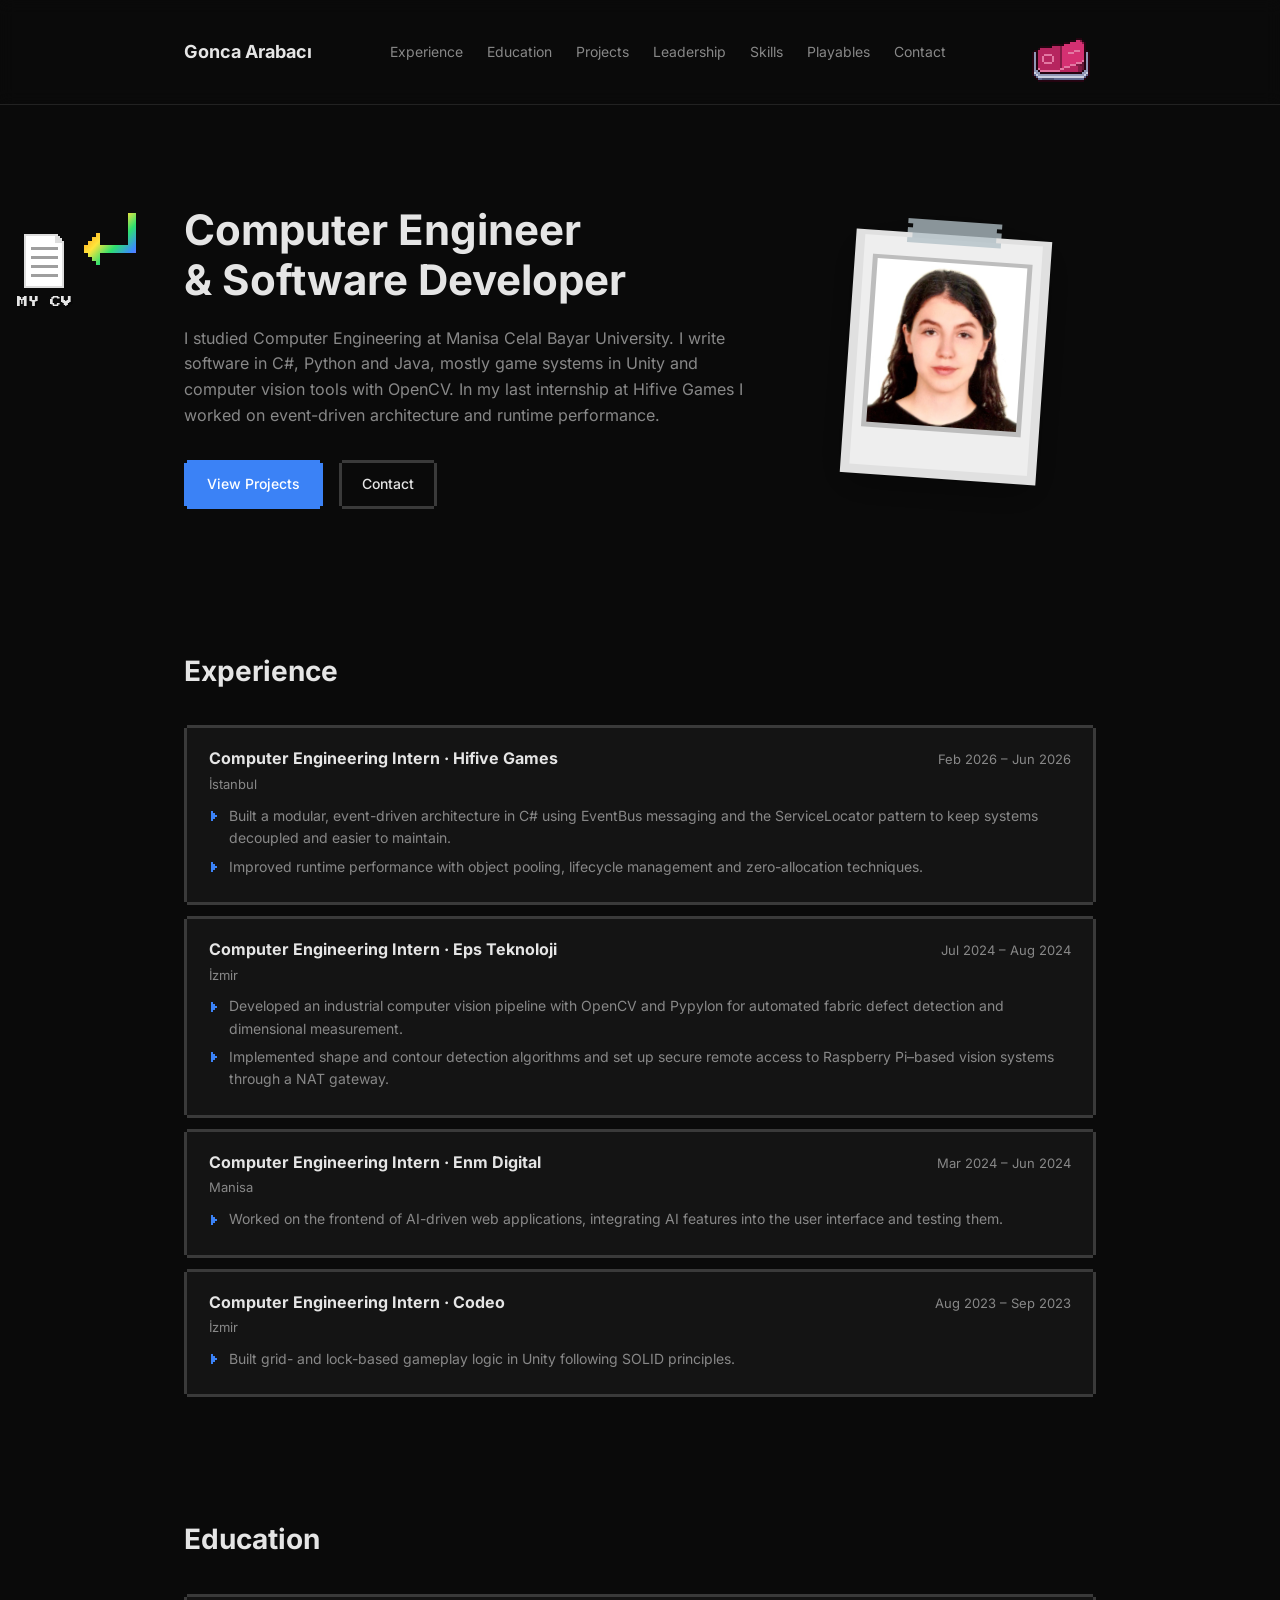
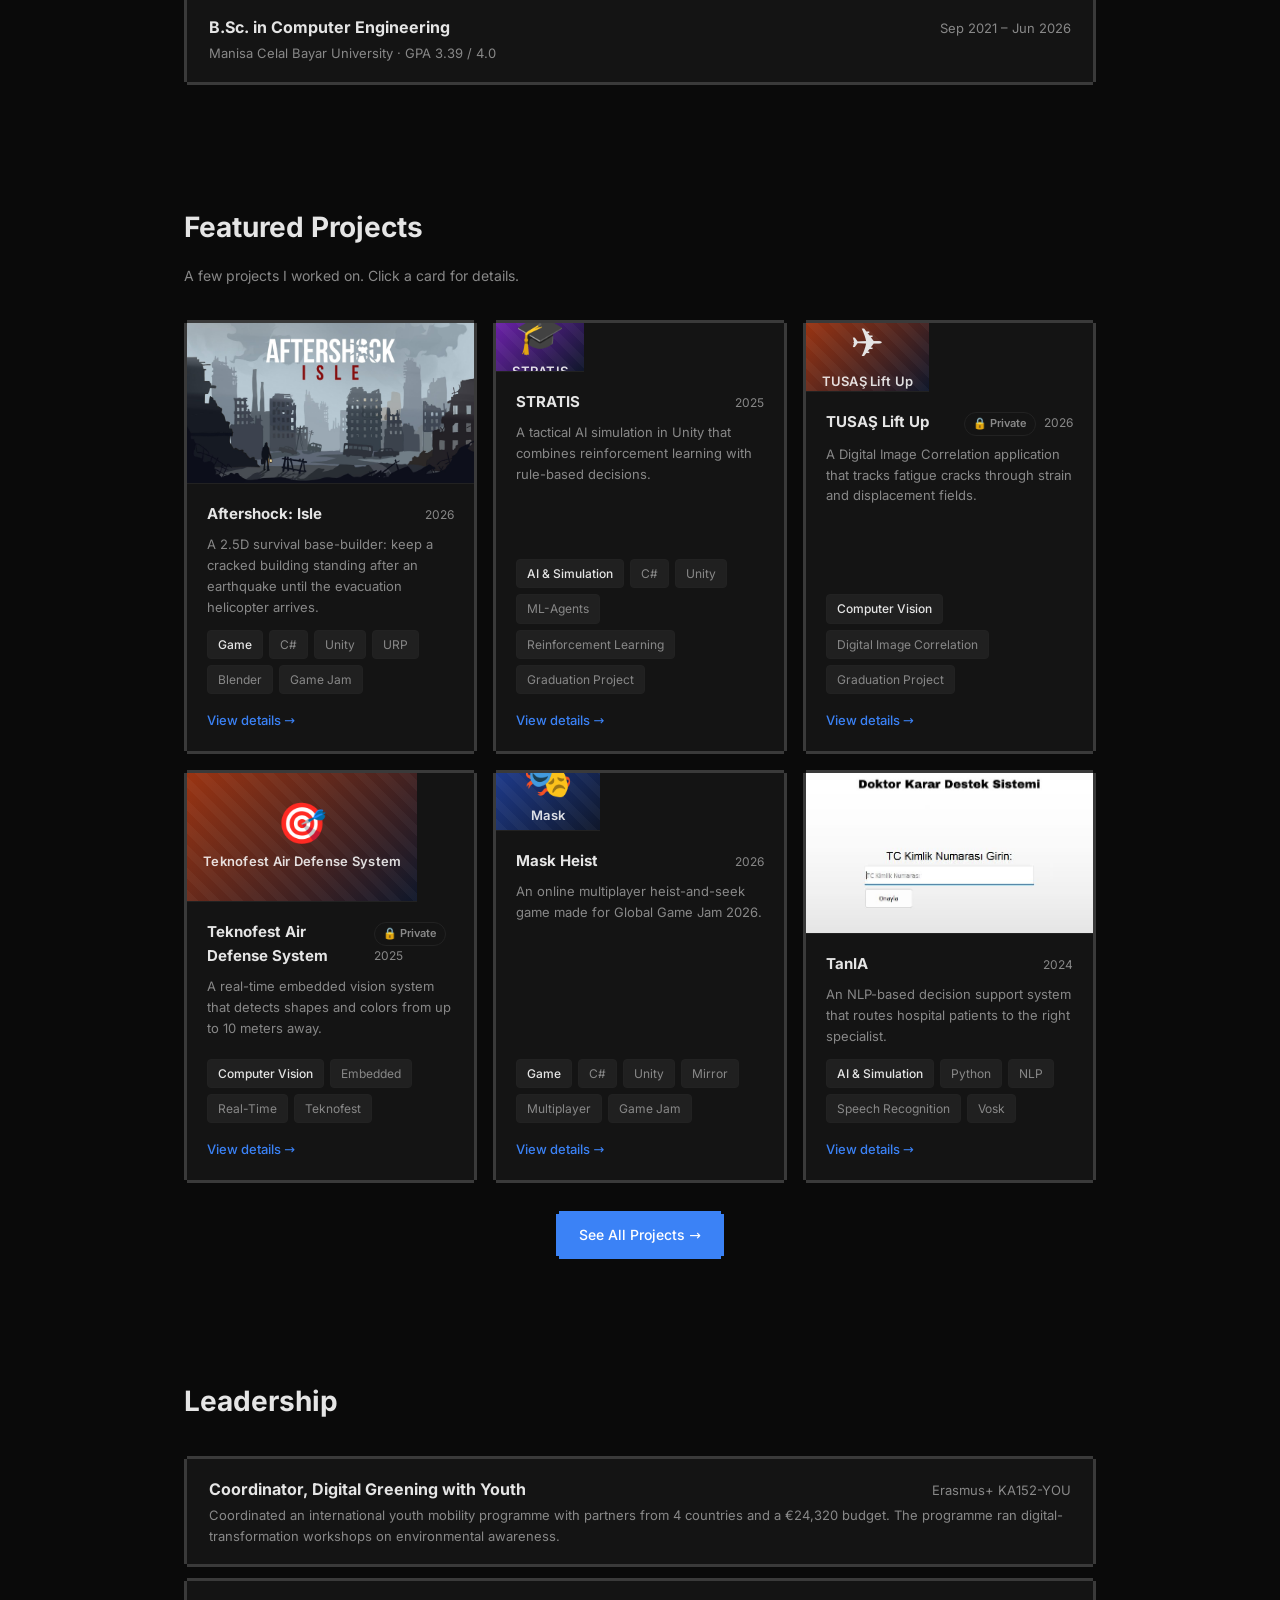
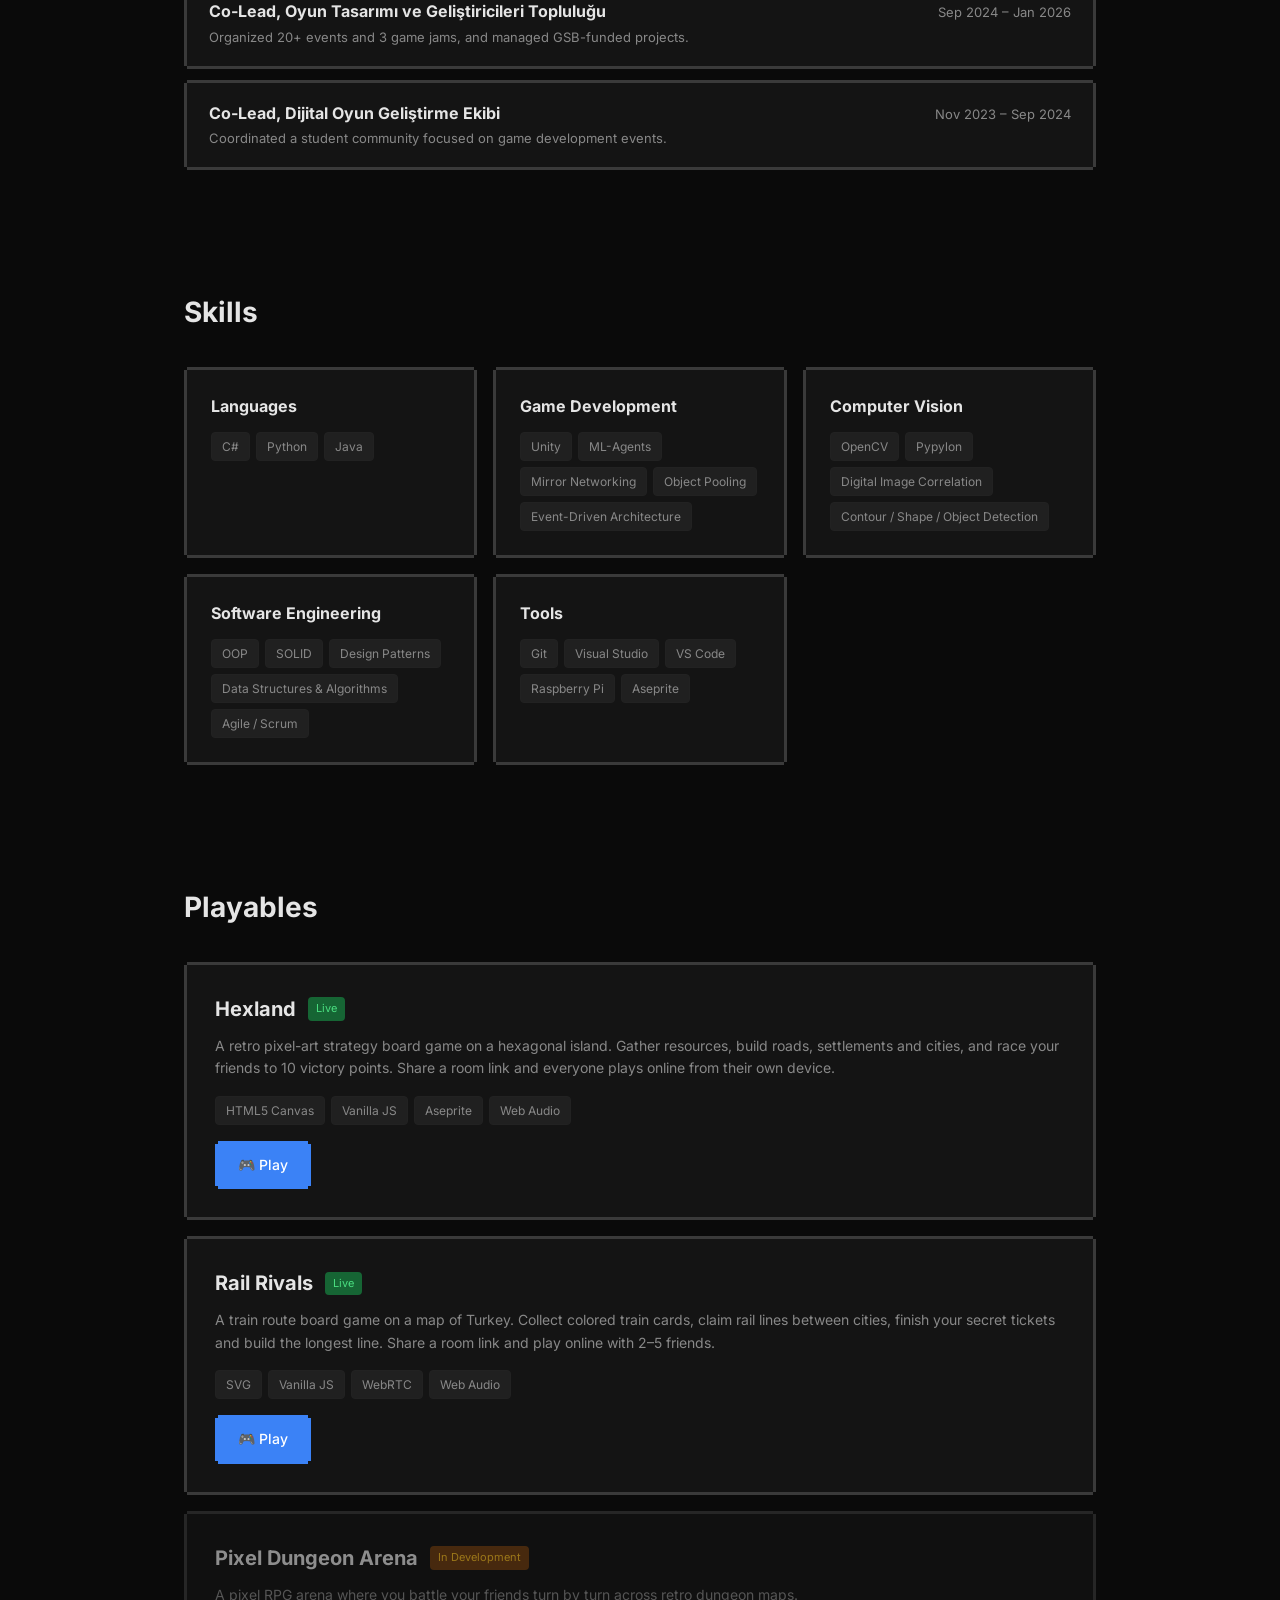
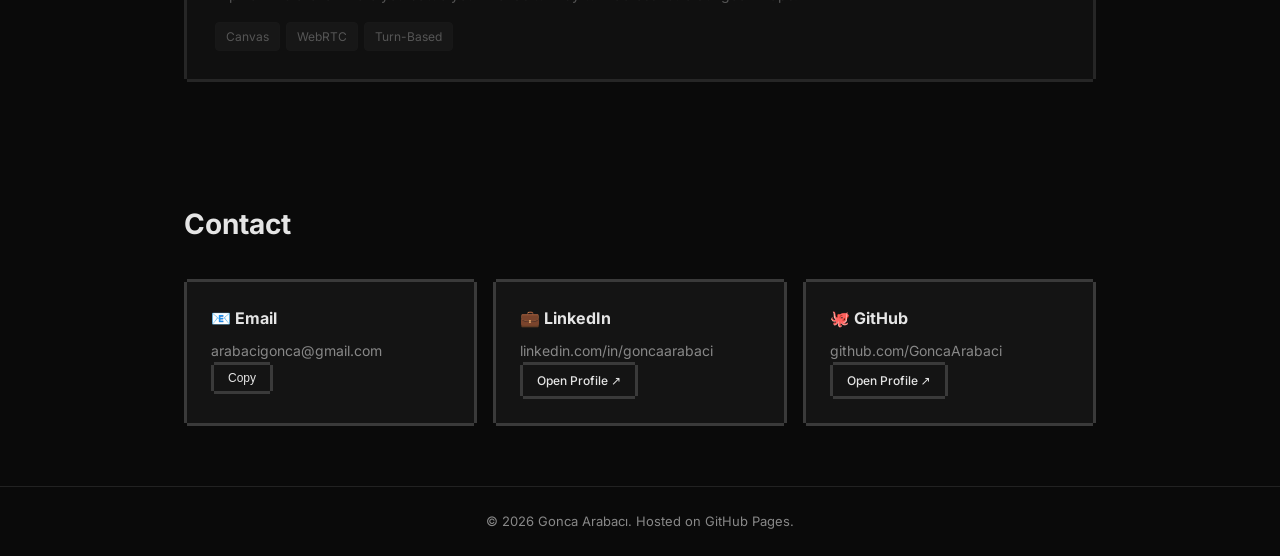
<file: index.html>
<!DOCTYPE html>
<html lang="en">
<head>
    <meta charset="UTF-8">
    <meta name="viewport" content="width=device-width, initial-scale=1.0">
    <meta http-equiv="Content-Security-Policy" content="default-src 'self'; script-src 'self'; style-src 'self' 'unsafe-inline'; font-src 'self'; img-src 'self' data:; object-src 'self'; frame-src 'self'; base-uri 'self'; form-action 'none'">
    <meta name="referrer" content="strict-origin-when-cross-origin">
    <title>Gonca Arabacı | Computer Engineer & Software Developer</title>
    <link rel="stylesheet" href="assets/fonts/fonts.css">
    <link rel="stylesheet" href="style.css">
</head>
<body>
    <nav>
        <div class="nav-inner">
            <a href="#" class="logo">Gonca Arabacı</a>
            <ul>
                <li><a href="#experience">Experience</a></li>
                <li><a href="#education">Education</a></li>
                <li><a href="#projects">Projects</a></li>
                <li><a href="#leadership">Leadership</a></li>
                <li><a href="#skills">Skills</a></li>
                <li><a href="#play">Playables</a></li>
                <li><a href="#contact">Contact</a></li>
            </ul>
            <button id="theme-toggle" class="theme-switch-btn" title="Toggle theme" aria-label="Toggle theme">
                <img id="switch-img" src="assets/switch_off.png" alt="Switch">
            </button>
        </div>
    </nav>

    <header id="hero">
        <div class="hero-text">
            <div class="hero-title">
                <h1>Computer Engineer<br>& Software Developer</h1>
                <!-- CV link at the left of the title (absolutely positioned, doesn't move the layout) -->
                <button type="button" class="cv-pointer" id="cv-open" aria-haspopup="dialog">
                    <span class="cv-paper">
                        <img src="assets/paper.png" alt="" class="cv-paper-img">
                        <span class="cv-label">MY CV</span>
                    </span>
                    <svg class="cv-arrow" viewBox="0 0 14 13" aria-hidden="true" shape-rendering="crispEdges"><defs><linearGradient id="cv-rainbow" x1="0" y1="0" x2="14" y2="13" gradientUnits="userSpaceOnUse"><stop offset="0" stop-color="#ff3b3b"/><stop offset="0.2" stop-color="#ff9f1a"/><stop offset="0.4" stop-color="#ffe53b"/><stop offset="0.6" stop-color="#2ee06f"/><stop offset="0.8" stop-color="#3b8bff"/><stop offset="1" stop-color="#b44bff"/></linearGradient></defs><g fill="url(#cv-rainbow)"><rect x="11" y="0" width="2" height="1"/><rect x="11" y="1" width="2" height="1"/><rect x="11" y="2" width="2" height="1"/><rect x="11" y="3" width="2" height="1"/><rect x="11" y="4" width="2" height="1"/><rect x="3" y="5" width="1" height="1"/><rect x="11" y="5" width="2" height="1"/><rect x="2" y="6" width="2" height="1"/><rect x="11" y="6" width="2" height="1"/><rect x="1" y="7" width="3" height="1"/><rect x="11" y="7" width="2" height="1"/><rect x="0" y="8" width="13" height="1"/><rect x="0" y="9" width="13" height="1"/><rect x="1" y="10" width="3" height="1"/><rect x="2" y="11" width="2" height="1"/><rect x="3" y="12" width="1" height="1"/></g></svg>
                </button>
            </div>
            <p>I studied Computer Engineering at Manisa Celal Bayar University. I write software in C#, Python and Java, mostly game systems in Unity and computer vision tools with OpenCV. In my last internship at Hifive Games I worked on event-driven architecture and runtime performance.</p>
            <div class="hero-links">
                <a href="#projects" class="btn">View Projects</a>
                <a href="#contact" class="btn btn-outline">Contact</a>
            </div>
        </div>
        <div class="polaroid">
            <img class="polaroid-photo" src="assets/profile.jpg" alt="Gonca Arabacı">
            <img class="polaroid-frame" src="assets/polaroid.png" alt="" aria-hidden="true">
        </div>
    </header>

    <!-- CV popup -->
    <div class="pm-overlay" id="cv-modal" hidden>
        <div class="pm-dialog cv-dialog" role="dialog" aria-modal="true" aria-labelledby="cv-title">
            <div class="cv-header">
                <h3 id="cv-title">My CV</h3>
                <div class="cv-actions">
                    <a href="assets/CV_Software.pdf" download="Gonca-Arabaci-CV.pdf" class="btn">⬇ Download CV</a>
                    <button type="button" class="pm-close cv-close" aria-label="Close">✕</button>
                </div>
            </div>
            <object class="cv-frame" data="assets/CV_Software.pdf" type="application/pdf">
                <div class="cv-fallback">
                    <p>Your browser can't show the PDF here.</p>
                    <a href="assets/CV_Software.pdf" target="_blank" rel="noopener" class="btn btn-outline">Open CV in a new tab ↗</a>
                </div>
            </object>
        </div>
    </div>

    <section id="experience">
        <h2>Experience</h2>
        <div class="xp-list">
            <div class="xp-item">
                <div class="xp-head">
                    <h3>Computer Engineering Intern · Hifive Games</h3>
                    <span class="xp-date">Feb 2026 – Jun 2026</span>
                </div>
                <p class="xp-place">İstanbul</p>
                <ul>
                    <li>Built a modular, event-driven architecture in C# using EventBus messaging and the ServiceLocator pattern to keep systems decoupled and easier to maintain.</li>
                    <li>Improved runtime performance with object pooling, lifecycle management and zero-allocation techniques.</li>
                </ul>
            </div>
            <div class="xp-item">
                <div class="xp-head">
                    <h3>Computer Engineering Intern · Eps Teknoloji</h3>
                    <span class="xp-date">Jul 2024 – Aug 2024</span>
                </div>
                <p class="xp-place">İzmir</p>
                <ul>
                    <li>Developed an industrial computer vision pipeline with OpenCV and Pypylon for automated fabric defect detection and dimensional measurement.</li>
                    <li>Implemented shape and contour detection algorithms and set up secure remote access to Raspberry Pi–based vision systems through a NAT gateway.</li>
                </ul>
            </div>
            <div class="xp-item">
                <div class="xp-head">
                    <h3>Computer Engineering Intern · Enm Digital</h3>
                    <span class="xp-date">Mar 2024 – Jun 2024</span>
                </div>
                <p class="xp-place">Manisa</p>
                <ul>
                    <li>Worked on the frontend of AI-driven web applications, integrating AI features into the user interface and testing them.</li>
                </ul>
            </div>
            <div class="xp-item">
                <div class="xp-head">
                    <h3>Computer Engineering Intern · Codeo</h3>
                    <span class="xp-date">Aug 2023 – Sep 2023</span>
                </div>
                <p class="xp-place">İzmir</p>
                <ul>
                    <li>Built grid- and lock-based gameplay logic in Unity following SOLID principles.</li>
                </ul>
            </div>
        </div>

    </section>

    <section id="education">
        <h2>Education</h2>
        <div class="xp-list">
            <div class="xp-item">
                <div class="xp-head">
                    <h3>B.Sc. in Computer Engineering</h3>
                    <span class="xp-date">Sep 2021 – Jun 2026</span>
                </div>
                <p class="xp-place">Manisa Celal Bayar University · GPA 3.39 / 4.0</p>
            </div>
        </div>
    </section>

    <section id="projects">
        <h2>Featured Projects</h2>
        <p class="section-intro">A few projects I worked on. Click a card for details.</p>
        <div class="repo-grid" id="featured-projects"></div>
        <div class="see-all">
            <a href="projects.html" class="btn">See All Projects →</a>
        </div>
    </section>

    <section id="leadership">
        <h2>Leadership</h2>
        <div class="xp-list">
            <div class="xp-item">
                <div class="xp-head">
                    <h3>Coordinator, Digital Greening with Youth</h3>
                    <span class="xp-date">Erasmus+ KA152-YOU</span>
                </div>
                <p class="xp-place">Coordinated an international youth mobility programme with partners from 4 countries and a €24,320 budget. The programme ran digital-transformation workshops on environmental awareness.</p>
            </div>
            <div class="xp-item">
                <div class="xp-head">
                    <h3>Co-Lead, Oyun Tasarımı ve Geliştiricileri Topluluğu</h3>
                    <span class="xp-date">Sep 2024 – Jan 2026</span>
                </div>
                <p class="xp-place">Organized 20+ events and 3 game jams, and managed GSB-funded projects.</p>
            </div>
            <div class="xp-item">
                <div class="xp-head">
                    <h3>Co-Lead, Dijital Oyun Geliştirme Ekibi</h3>
                    <span class="xp-date">Nov 2023 – Sep 2024</span>
                </div>
                <p class="xp-place">Coordinated a student community focused on game development events.</p>
            </div>
        </div>
    </section>

    <section id="skills">
        <h2>Skills</h2>
        <div class="skills-grid">
            <div class="card">
                <h3>Languages</h3>
                <div class="tags">
                    <span>C#</span>
                    <span>Python</span>
                    <span>Java</span>
                </div>
            </div>
            <div class="card">
                <h3>Game Development</h3>
                <div class="tags">
                    <span>Unity</span>
                    <span>ML-Agents</span>
                    <span>Mirror Networking</span>
                    <span>Object Pooling</span>
                    <span>Event-Driven Architecture</span>
                </div>
            </div>
            <div class="card">
                <h3>Computer Vision</h3>
                <div class="tags">
                    <span>OpenCV</span>
                    <span>Pypylon</span>
                    <span>Digital Image Correlation</span>
                    <span>Contour / Shape / Object Detection</span>
                </div>
            </div>
            <div class="card">
                <h3>Software Engineering</h3>
                <div class="tags">
                    <span>OOP</span>
                    <span>SOLID</span>
                    <span>Design Patterns</span>
                    <span>Data Structures & Algorithms</span>
                    <span>Agile / Scrum</span>
                </div>
            </div>
            <div class="card">
                <h3>Tools</h3>
                <div class="tags">
                    <span>Git</span>
                    <span>Visual Studio</span>
                    <span>VS Code</span>
                    <span>Raspberry Pi</span>
                    <span>Aseprite</span>
                </div>
            </div>
        </div>
    </section>

    <section id="play">
        <h2>Playables</h2>
        <div class="projects-list">
            <div class="project-card">
                <div class="project-info">
                    <div class="project-header">
                        <h3>Hexland</h3>
                        <span class="badge">Live</span>
                    </div>
                    <p>A retro pixel-art strategy board game on a hexagonal island. Gather resources, build roads, settlements and cities, and race your friends to 10 victory points. Share a room link and everyone plays online from their own device.</p>
                    <div class="tags">
                        <span>HTML5 Canvas</span>
                        <span>Vanilla JS</span>
                        <span>Aseprite</span>
                        <span>Web Audio</span>
                    </div>
                    <div class="project-links">
                        <a href="games/hexland/index.html" target="_blank" rel="noopener" class="btn">🎮 Play</a>
                    </div>
                </div>
            </div>
            <div class="project-card">
                <div class="project-info">
                    <div class="project-header">
                        <h3>Rail Rivals</h3>
                        <span class="badge">Live</span>
                    </div>
                    <p>A train route board game on a map of Turkey. Collect colored train cards, claim rail lines between cities, finish your secret tickets and build the longest line. Share a room link and play online with 2–5 friends.</p>
                    <div class="tags">
                        <span>SVG</span>
                        <span>Vanilla JS</span>
                        <span>WebRTC</span>
                        <span>Web Audio</span>
                    </div>
                    <div class="project-links">
                        <a href="games/railrivals/index.html" target="_blank" rel="noopener" class="btn">🎮 Play</a>
                    </div>
                </div>
            </div>
            <div class="project-card muted">
                <div class="project-info">
                    <div class="project-header">
                        <h3>Pixel Dungeon Arena</h3>
                        <span class="badge wip">In Development</span>
                    </div>
                    <p>A pixel RPG arena where you battle your friends turn by turn across retro dungeon maps.</p>
                    <div class="tags">
                        <span>Canvas</span>
                        <span>WebRTC</span>
                        <span>Turn-Based</span>
                    </div>
                </div>
            </div>
        </div>
    </section>

    <section id="contact">
        <h2>Contact</h2>
        <div class="contact-grid">
            <div class="card">
                <h3>📧 Email</h3>
                <p id="email-text">arabacigonca@gmail.com</p>
                <button id="copy-email-btn" class="btn btn-outline btn-small">Copy</button>
            </div>
            <div class="card">
                <h3>💼 LinkedIn</h3>
                <p>linkedin.com/in/goncaarabaci</p>
                <a href="https://www.linkedin.com/in/goncaarabaci" target="_blank" rel="noopener" class="btn btn-outline btn-small">Open Profile ↗</a>
            </div>
            <div class="card">
                <h3>🐙 GitHub</h3>
                <p>github.com/GoncaArabaci</p>
                <a href="https://github.com/GoncaArabaci" target="_blank" rel="noopener" class="btn btn-outline btn-small">Open Profile ↗</a>
            </div>
        </div>
    </section>

    <footer>
        <p>© 2026 Gonca Arabacı. Hosted on GitHub Pages.</p>
    </footer>

    <script src="projects-data.js"></script>
    <script src="projects-ui.js"></script>
    <script src="script.js"></script>
</body>
</html>
</file>
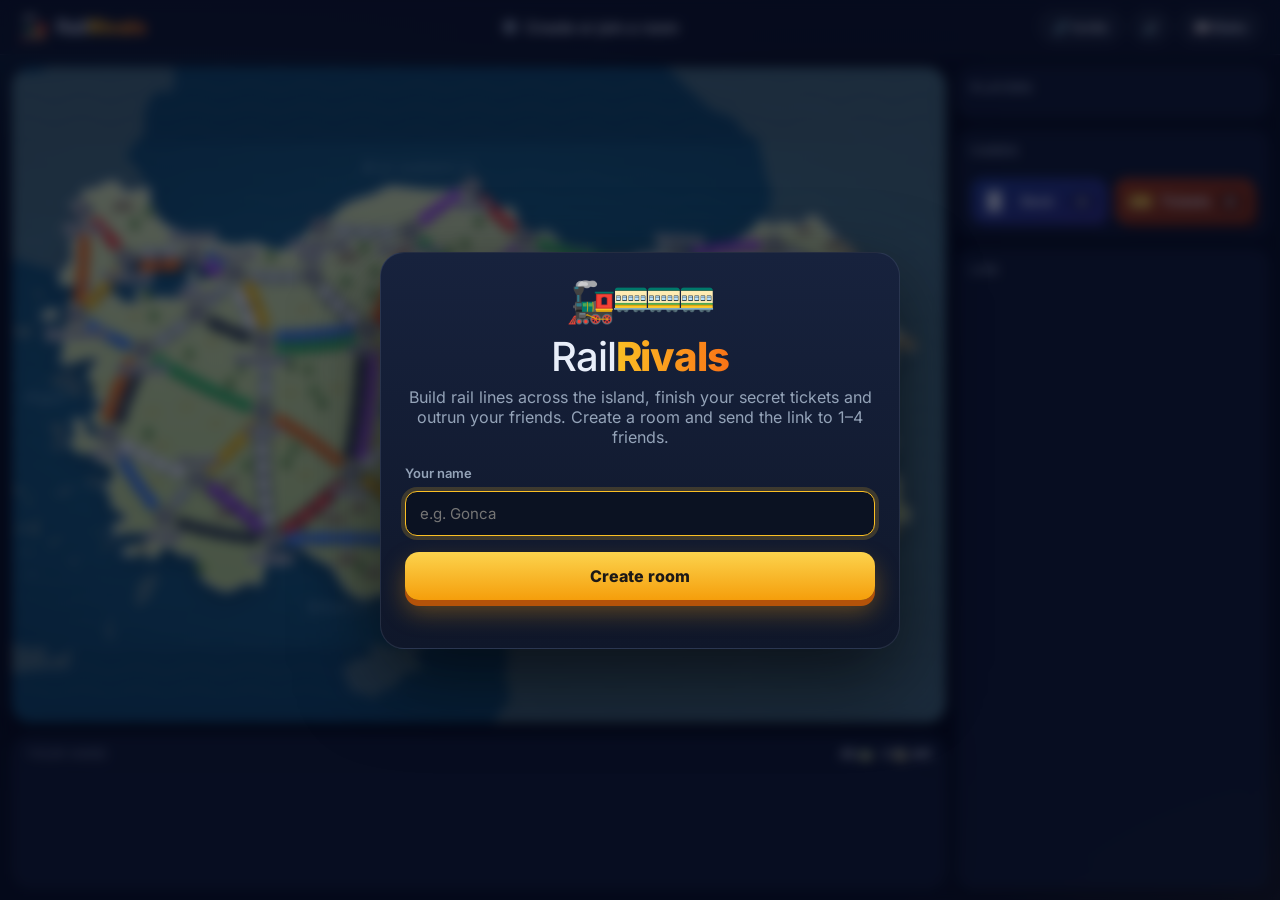
<file: games/railrivals/index.html>
<!DOCTYPE html>
<html lang="en">
<head>
    <meta charset="UTF-8">
    <meta name="viewport" content="width=device-width, initial-scale=1.0">
    <meta http-equiv="Content-Security-Policy" content="default-src 'self'; script-src 'self'; style-src 'self' 'unsafe-inline'; font-src 'self'; img-src 'self' data: blob:; connect-src 'self' https://0.peerjs.com wss://0.peerjs.com wss://broker.emqx.io:8084 wss://broker.hivemq.com:8884 wss://test.mosquitto.org:8081; object-src 'none'; base-uri 'self'; form-action 'none'">
    <meta name="referrer" content="strict-origin-when-cross-origin">
    <title>Rail Rivals 🚂 Online Train Route Game</title>
    <link rel="stylesheet" href="../../assets/fonts/fonts.css">
    <!-- PeerJS 1.5.4 (WebRTC rooms), served from this site instead of a CDN.
         Checked against the npm package: sha256 ad5d8870d1e389914f9cba8d35be313c4327c69ee0a221e482e9bf7621136fe5 -->
    <script src="vendor/peerjs.min.js"></script>
    <link rel="stylesheet" href="style.css">
</head>
<body>
    <div id="app">
        <header id="topbar">
            <div class="brand">
                <span class="brand-icon" aria-hidden="true">🚂</span>
                <span class="brand-name">Rail<b>Rivals</b></span>
            </div>
            <div id="turn-pill" class="turn-pill">
                <span id="turn-dot" class="turn-dot"></span>
                <span id="turn-text">Create or join a room</span>
            </div>
            <div class="top-actions">
                <button id="btn-invite" class="chip-btn" type="button">🔗 Invite</button>
                <button id="btn-sound" class="chip-btn icon-only" type="button" aria-label="Sound">🔊</button>
                <button id="btn-rules" class="chip-btn" type="button">📖 Rules</button>
                <button id="btn-end-game" class="chip-btn danger" type="button" hidden>🏁 End game</button>
            </div>
        </header>

        <div id="final-banner" class="final-banner" hidden>⏰ Final round! Everyone gets one last turn.</div>

        <main id="table">
            <section id="board-wrap">
                <svg id="board" role="img" aria-label="Rail Rivals map"></svg>
                <div id="route-tip" class="route-tip" hidden></div>
            </section>

            <aside id="side">
                <section class="panel">
                    <h2 class="panel-title">Players</h2>
                    <div id="players"></div>
                </section>

                <section class="panel market-panel">
                    <h2 class="panel-title">Cards <span id="draw-hint" class="hint"></span></h2>
                    <div id="market" class="market"></div>
                    <div class="piles">
                        <button id="deck" class="pile deck-pile" type="button">
                            <span class="pile-art">🂠</span>
                            <span class="pile-label">Deck</span>
                            <span id="deck-count" class="pile-count">0</span>
                        </button>
                        <button id="ticket-pile" class="pile ticket-pile" type="button">
                            <span class="pile-art">🎫</span>
                            <span class="pile-label">Tickets</span>
                            <span id="ticket-count" class="pile-count">0</span>
                        </button>
                    </div>
                    <button id="btn-pass" class="ghost-btn" type="button" hidden>Nothing to do — pass</button>
                </section>

                <section class="panel log-panel">
                    <h2 class="panel-title">Log</h2>
                    <div id="log" class="log"></div>
                </section>
            </aside>

            <section id="tray">
                <div class="tray-head">
                    <span id="tray-title">Your hand</span>
                    <span class="tray-meta"><span id="my-trains">45</span> 🚃 · <span id="my-stations">3</span> 🚉 left</span>
                </div>
                <div class="tray-body">
                    <div id="hand" class="hand"></div>
                    <div id="my-tickets" class="my-tickets"></div>
                    <div id="my-stations-note" class="stations-note"></div>
                </div>
            </section>
        </main>
    </div>

    <!-- Lobby -->
    <div id="lobby" class="overlay show">
        <div class="sheet lobby-sheet">
            <div class="lobby-hero">
                <div class="hero-train" aria-hidden="true">🚂<span>🚃</span><span>🚃</span><span>🚃</span></div>
                <h1>Rail<b>Rivals</b></h1>
                <p id="lobby-sub">Build rail lines across the island, finish your secret tickets and outrun your friends.</p>
            </div>

            <div id="lobby-name-step" class="lobby-step">
                <label for="lobby-name">Your name</label>
                <input id="lobby-name" class="field" maxlength="16" placeholder="e.g. Gonca" autocomplete="off">
                <button id="btn-lobby-go" class="big-btn" type="button">Create room</button>
            </div>

            <div id="lobby-room-step" class="lobby-step" hidden>
                <label for="lobby-link">Room link</label>
                <div class="link-row">
                    <input id="lobby-link" class="field" readonly>
                    <button id="btn-lobby-copy" class="copy-btn" type="button">Copy</button>
                </div>
                <div class="lobby-list-head">Players <span id="lobby-count">1</span>/5</div>
                <div id="lobby-players" class="lobby-players"></div>
                <button id="btn-start" class="big-btn" type="button" hidden>Start game</button>
                <p id="lobby-wait" class="muted"></p>
            </div>

            <p id="lobby-error" class="error-text" role="alert"></p>
        </div>
    </div>

    <!-- Invite -->
    <div id="invite" class="overlay">
        <div class="sheet small-sheet">
            <h3>Invite friends</h3>
            <p class="muted">Send this link. Friends open it on their own phone or computer.</p>
            <div class="link-row">
                <input id="invite-link" class="field" readonly>
                <button id="btn-invite-copy" class="copy-btn" type="button">Copy</button>
            </div>
            <button class="ghost-btn close-btn" type="button" data-close="invite">Close</button>
        </div>
    </div>

    <!-- Ticket choice -->
    <div id="ticket-choice" class="overlay">
        <div class="sheet ticket-sheet">
            <h3 id="ticket-choice-title">Choose your tickets</h3>
            <p id="ticket-choice-sub" class="muted"></p>
            <div id="ticket-options" class="ticket-options"></div>
            <button id="btn-keep-tickets" class="big-btn" type="button">Keep</button>
        </div>
    </div>

    <!-- Claim a route -->
    <div id="claim" class="popover" hidden>
        <div class="claim-head">
            <div id="claim-title" class="claim-title"></div>
            <button id="claim-close" class="x-btn" type="button" aria-label="Close">✕</button>
        </div>
        <div id="claim-meta" class="claim-meta"></div>
        <div id="claim-options" class="claim-options"></div>
    </div>

    <!-- Tunnel: the three turned-over cards -->
    <div id="tunnel" class="overlay">
        <div class="sheet tunnel-sheet">
            <div class="tunnel-icon" aria-hidden="true">⛰️</div>
            <h3 id="tunnel-title">Digging a tunnel…</h3>
            <p id="tunnel-sub" class="muted"></p>
            <div id="tunnel-cards" class="tunnel-cards"></div>
            <p id="tunnel-need" class="tunnel-need"></p>
            <div id="tunnel-options" class="claim-options"></div>
        </div>
    </div>

    <!-- Rules -->
    <div id="rules" class="overlay">
        <div class="sheet rules-sheet">
            <h3>How to play</h3>
            <ul class="rules-list">
                <li><b>Goal:</b> score the most points by claiming routes, finishing your tickets and building the longest line.</li>
                <li><b>On your turn do one thing:</b>
                    <ul>
                        <li><b>Take 2 cards</b> from the station row or the deck. A face-up wild 🌈 counts as both cards, and can't be your second pick.</li>
                        <li><b>Claim a route:</b> tap it and pay as many cards of its color as it has cars. Grey routes take any one color. Wild cards replace any color.</li>
                        <li><b>Draw tickets:</b> look at 3 and keep at least 1.</li>
                        <li><b>Build a station:</b> tap an empty city. The 1st costs 1 card, the 2nd 2 cards of one color, the 3rd 3 cards of one color.</li>
                    </ul>
                </li>
                <li><b>Stations 🚉:</b> each of your stations lets you use one rival route out of its city to finish your tickets (picked for you at the end, the best choice). Every station you never build is worth +4.</li>
                <li><b>Tunnels ⛰️</b> (dashed frame): after you pay, 3 cards are turned over from the deck. Each one in your colour, and every wild, costs one more card of that colour or a wild. If you can't or don't want to pay, you take your cards back and your turn ends.</li>
                <li><b>Ferries ⛴️</b> (rainbow dots): each dot must be paid with a wild card.</li>
                <li><b>Route points:</b> 1 car = 1, 2 = 2, 3 = 4, 4 = 7, 5 = 10, 6 = 15.</li>
                <li><b>Tickets:</b> connect the two cities with your own trains to add the points at the end. Unfinished tickets subtract them.</li>
                <li><b>Double routes:</b> with 2–3 players only one of the two tracks can be used. Nobody can own both.</li>
                <li><b>Longest line:</b> +10 for the longest continuous line.</li>
                <li><b>The end:</b> when someone has 2 or fewer trains left, everyone gets one last turn. The game also ends when no one can claim any route any more. If the deck runs out, the discards are shuffled into a new one.</li>
            </ul>
            <button class="big-btn close-btn" type="button" data-close="rules">Let's go</button>
        </div>
    </div>

    <!-- Game over -->
    <div id="results" class="overlay">
        <div class="sheet results-sheet">
            <div class="results-crown" aria-hidden="true">🏆</div>
            <h2 id="results-title"></h2>
            <div id="results-table" class="results-table"></div>
            <button id="btn-again" class="big-btn" type="button" hidden>Play again</button>
            <p id="results-wait" class="muted"></p>
        </div>
    </div>

    <!-- Lost connection -->
    <div id="lost" class="overlay">
        <div class="sheet small-sheet">
            <h3>Connection lost</h3>
            <p class="muted">The host closed the game or the connection dropped.</p>
            <button id="btn-reload" class="big-btn" type="button">Reconnect</button>
        </div>
    </div>

    <div id="toast" class="toast" hidden></div>
    <canvas id="confetti" aria-hidden="true"></canvas>

    <script src="src/map.js"></script>
    <script src="src/config.js"></script>
    <script src="src/rules.js"></script>
    <script src="../shared/relay.js"></script>
    <script src="src/net.js"></script>
    <script src="src/audio.js"></script>
    <script src="src/board.js"></script>
    <script src="src/ui.js"></script>
    <script src="src/main.js"></script>
</body>
</html>
</file>
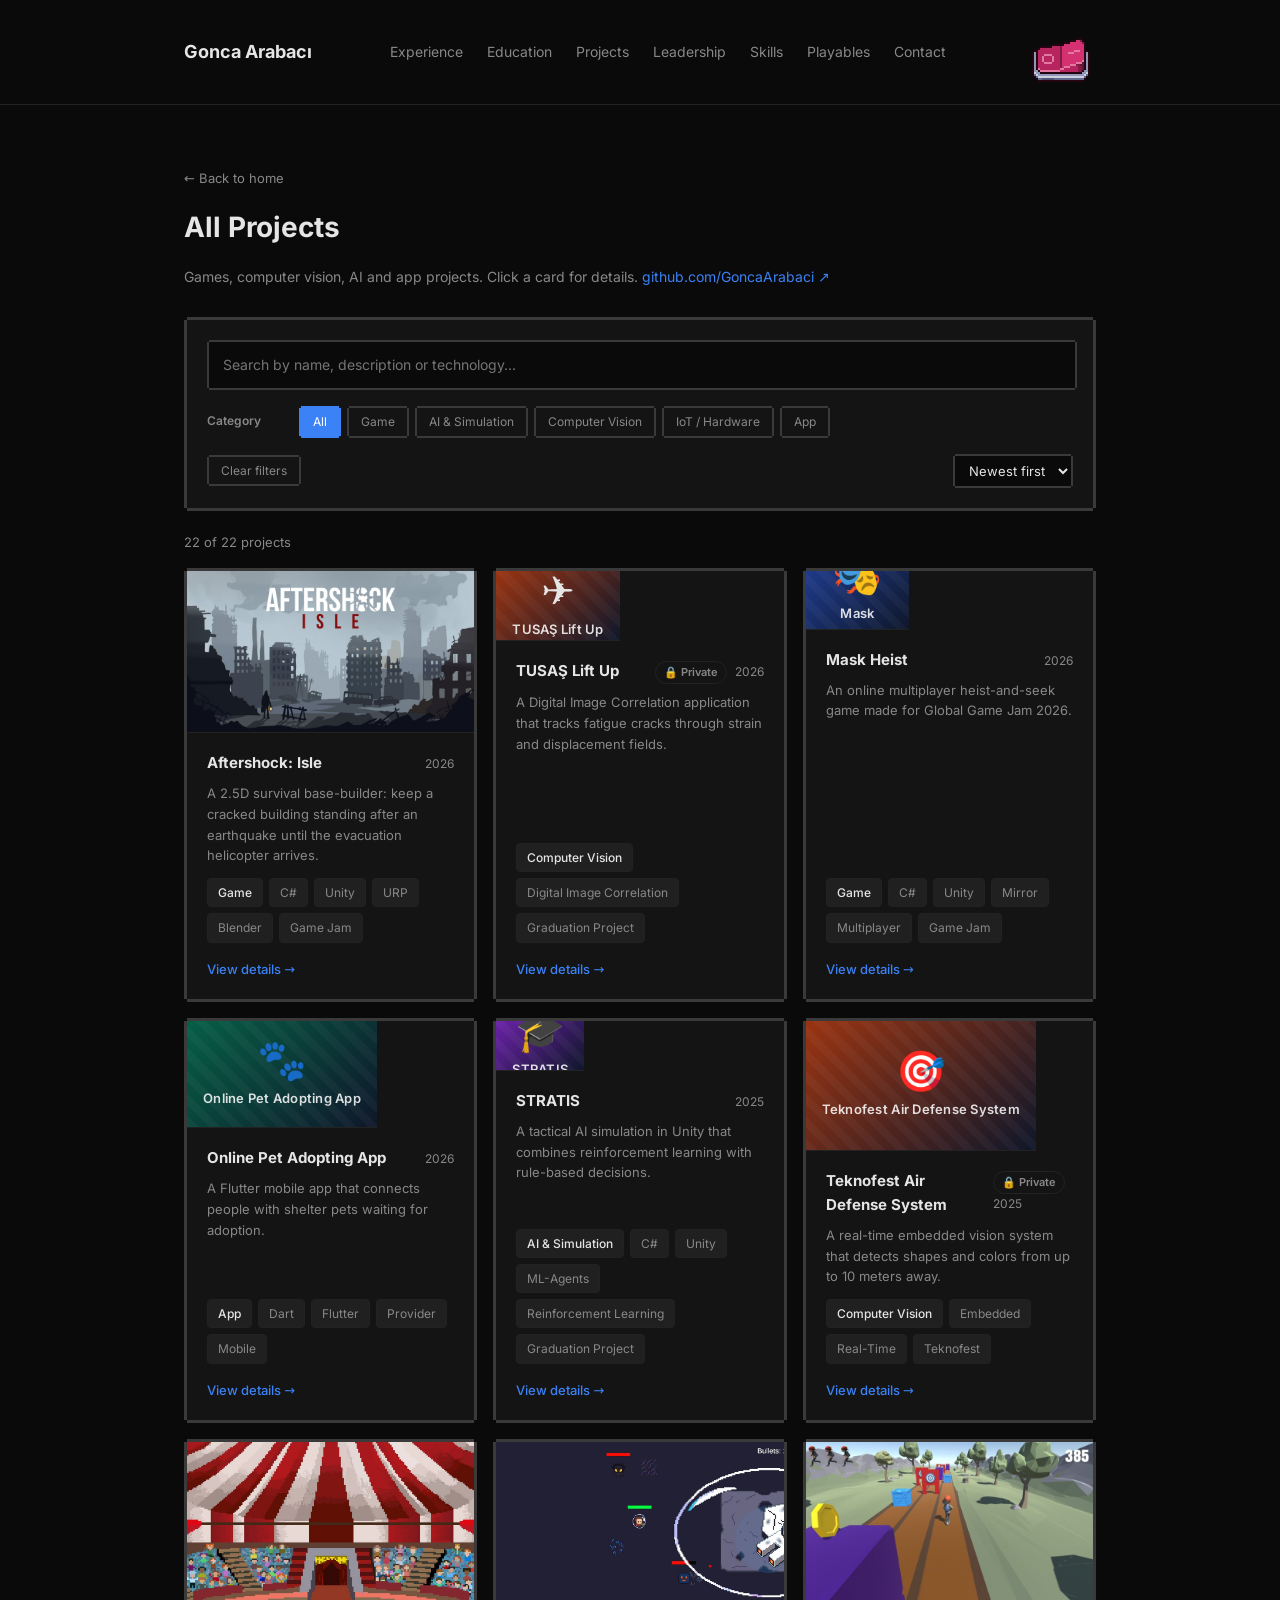
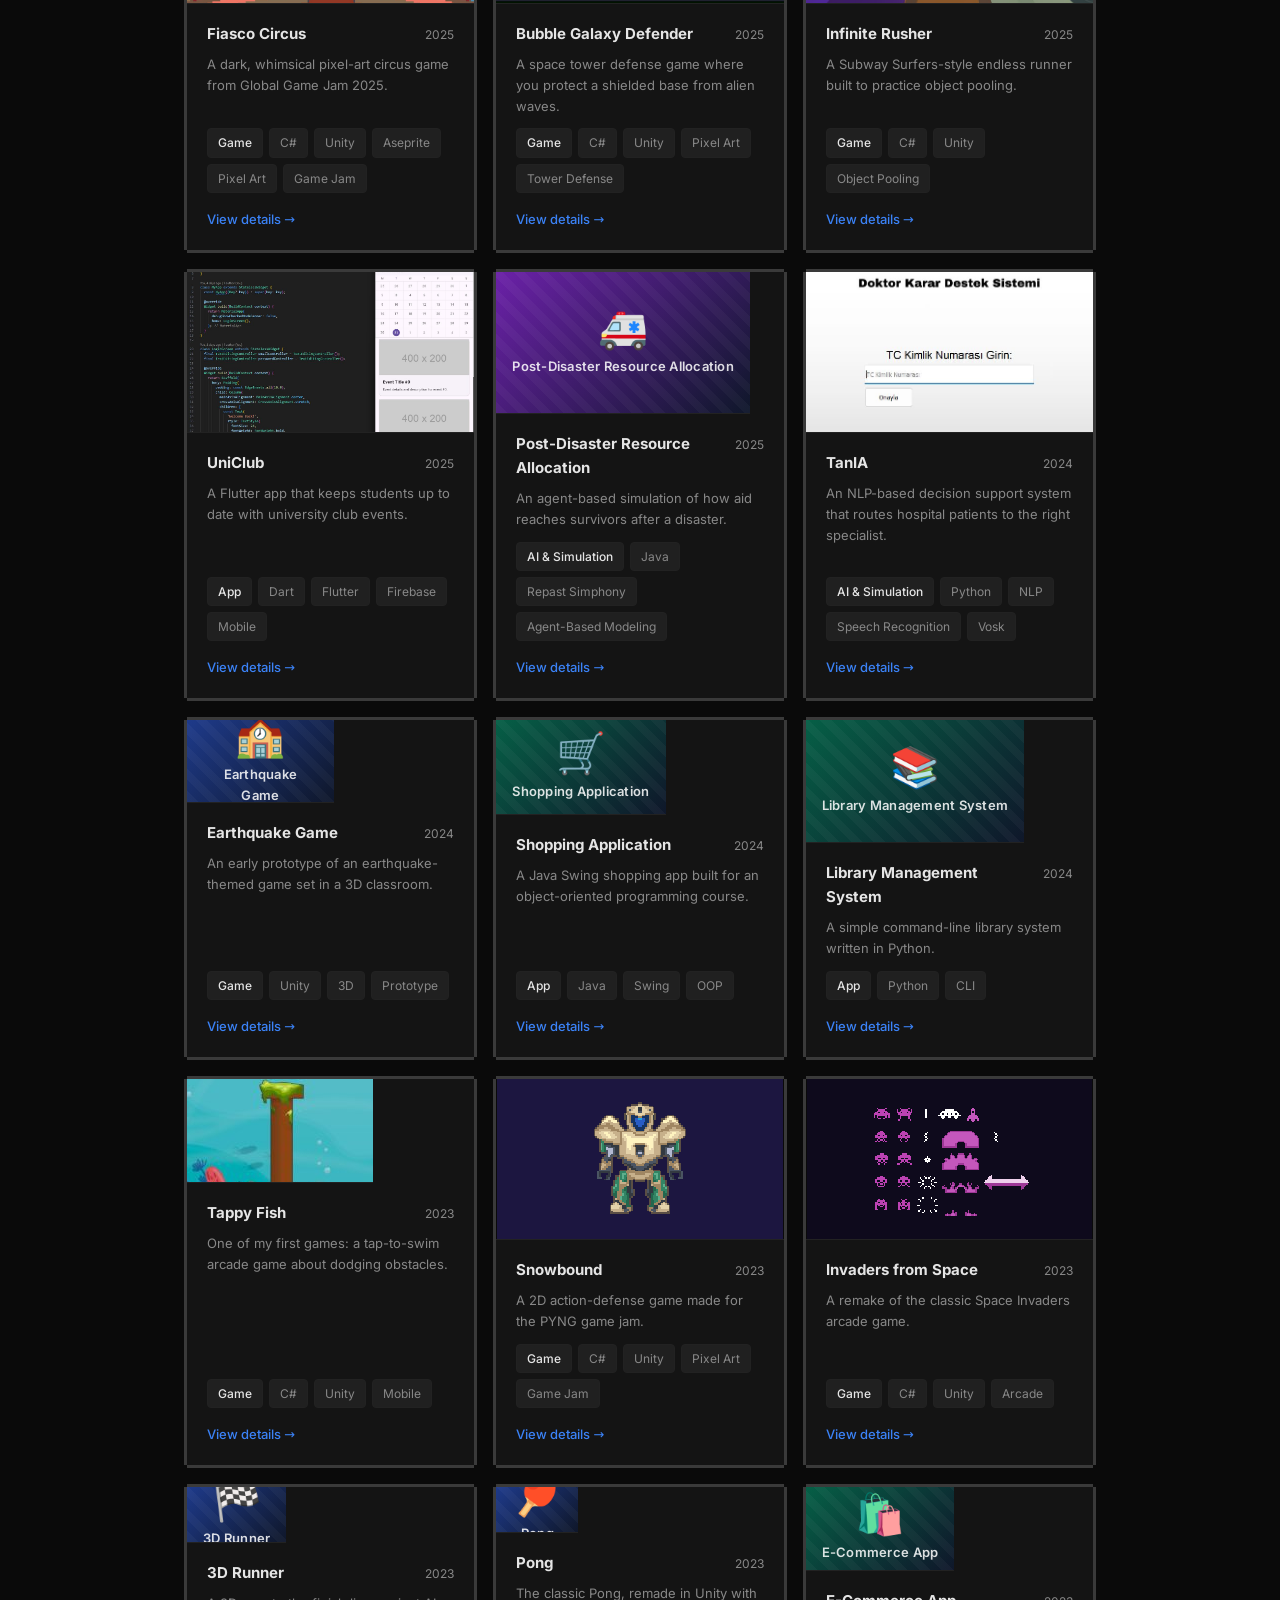
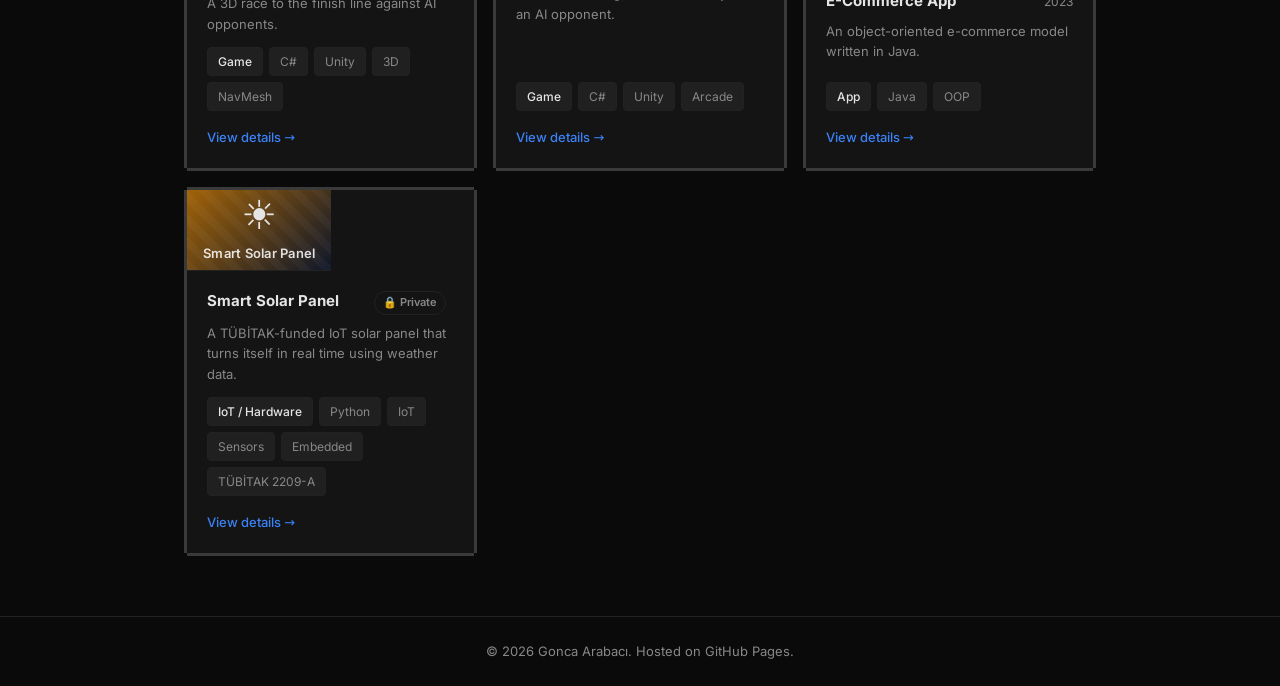
<file: projects.html>
<!DOCTYPE html>
<html lang="en">
<head>
    <meta charset="UTF-8">
    <meta name="viewport" content="width=device-width, initial-scale=1.0">
    <meta http-equiv="Content-Security-Policy" content="default-src 'self'; script-src 'self'; style-src 'self' 'unsafe-inline'; font-src 'self'; img-src 'self' data:; object-src 'self'; frame-src 'self'; base-uri 'self'; form-action 'none'">
    <meta name="referrer" content="strict-origin-when-cross-origin">
    <title>All Projects | Gonca Arabacı</title>
    <link rel="stylesheet" href="assets/fonts/fonts.css">
    <link rel="stylesheet" href="style.css">
</head>
<body>
    <nav>
        <div class="nav-inner">
            <a href="index.html" class="logo">Gonca Arabacı</a>
            <ul>
                <li><a href="index.html#experience">Experience</a></li>
                <li><a href="index.html#education">Education</a></li>
                <li><a href="projects.html">Projects</a></li>
                <li><a href="index.html#leadership">Leadership</a></li>
                <li><a href="index.html#skills">Skills</a></li>
                <li><a href="index.html#play">Playables</a></li>
                <li><a href="index.html#contact">Contact</a></li>
            </ul>
            <button id="theme-toggle" class="theme-switch-btn" title="Toggle theme" aria-label="Toggle theme">
                <img id="switch-img" src="assets/switch_off.png" alt="Switch">
            </button>
        </div>
    </nav>

    <section id="all-projects-section">
        <a href="index.html#projects" class="back-link">← Back to home</a>
        <h2>All Projects</h2>
        <p class="section-intro">Games, computer vision, AI and app projects. Click a card for details. <a href="https://github.com/GoncaArabaci" target="_blank" rel="noopener">github.com/GoncaArabaci ↗</a></p>

        <div class="project-filters">
            <input type="search" id="project-search" placeholder="Search by name, description or technology..." aria-label="Search projects">

            <div class="filter-row">
                <span class="filter-label">Category</span>
                <div class="chips" id="category-filters"></div>
            </div>

            <div class="filter-row">
                <button type="button" id="clear-filters" class="chip">Clear filters</button>
                <select id="sort-select" aria-label="Sort">
                    <option value="new">Newest first</option>
                    <option value="old">Oldest first</option>
                    <option value="az">A → Z</option>
                </select>
            </div>
        </div>

        <p class="result-count" id="result-count"></p>
        <div class="repo-grid" id="all-projects"></div>
        <p class="empty-state" id="empty-state" hidden>No projects match your search.</p>
    </section>

    <footer>
        <p>© 2026 Gonca Arabacı. Hosted on GitHub Pages.</p>
    </footer>

    <script src="projects-data.js"></script>
    <script src="projects-ui.js"></script>
    <script src="script.js"></script>
    <script src="projects-page.js"></script>
</body>
</html>
</file>
<file: assets/fonts/fonts.css>
/* Self-hosted fonts, so visitors' browsers never contact Google.
   Inter (variable) and Press Start 2P 5.3.0 from Fontsource,
   SIL Open Font License 1.1 (see OFL-Inter.txt and OFL-PressStart2P.txt) */
@font-face {
    font-family: 'Inter';
    font-style: normal;
    font-display: swap;
    font-weight: 100 900;
    src: url('inter-latin-ext-wght-normal.woff2') format('woff2');
    unicode-range: U+0100-02BA, U+02BD-02C5, U+02C7-02CC, U+02CE-02D7, U+02DD-02FF, U+0304, U+0308, U+0329, U+1D00-1DBF, U+1E00-1E9F, U+1EF2-1EFF, U+2020, U+20A0-20AB, U+20AD-20C0, U+2113, U+2C60-2C7F, U+A720-A7FF;
}

@font-face {
    font-family: 'Inter';
    font-style: normal;
    font-display: swap;
    font-weight: 100 900;
    src: url('inter-latin-wght-normal.woff2') format('woff2');
    unicode-range: U+0000-00FF, U+0131, U+0152-0153, U+02BB-02BC, U+02C6, U+02DA, U+02DC, U+0304, U+0308, U+0329, U+2000-206F, U+20AC, U+2122, U+2191, U+2193, U+2212, U+2215, U+FEFF, U+FFFD;
}

@font-face {
    font-family: 'Press Start 2P';
    font-style: normal;
    font-display: swap;
    font-weight: 400;
    src: url('press-start-2p-latin-ext-400-normal.woff2') format('woff2');
    unicode-range: U+0100-02BA, U+02BD-02C5, U+02C7-02CC, U+02CE-02D7, U+02DD-02FF, U+0304, U+0308, U+0329, U+1D00-1DBF, U+1E00-1E9F, U+1EF2-1EFF, U+2020, U+20A0-20AB, U+20AD-20C0, U+2113, U+2C60-2C7F, U+A720-A7FF;
}

@font-face {
    font-family: 'Press Start 2P';
    font-style: normal;
    font-display: swap;
    font-weight: 400;
    src: url('press-start-2p-latin-400-normal.woff2') format('woff2');
    unicode-range: U+0000-00FF, U+0131, U+0152-0153, U+02BB-02BC, U+02C6, U+02DA, U+02DC, U+0304, U+0308, U+0329, U+2000-206F, U+20AC, U+2122, U+2191, U+2193, U+2212, U+2215, U+FEFF, U+FFFD;
}
</file>
<file: style.css>
* {
    box-sizing: border-box;
    margin: 0;
    padding: 0;
}

:root {
    --bg: #0a0a0a;
    --surface: #141414;
    --border: #222222;
    --text: #e5e5e5;
    --text-muted: #888888;
    --accent: #3b82f6;
    --nav-bg: rgba(10, 10, 10, 0.9);
    --pixel-edge: #3a3a3a;
}

[data-theme="light"] {
    --bg: #f8fafc;
    --surface: #ffffff;
    --border: #e2e8f0;
    --text: #0f172a;
    --text-muted: #64748b;
    --accent: #2563eb;
    --nav-bg: rgba(248, 250, 252, 0.9);
    --pixel-edge: #cbd5e1;
}

html { scroll-behavior: smooth; }

body {
    background: var(--bg);
    color: var(--text);
    font-family: 'Inter', system-ui, sans-serif;
    line-height: 1.6;
}

/* Nav */
nav {
    position: sticky;
    top: 0;
    background: var(--nav-bg);
    -webkit-backdrop-filter: blur(8px);
    backdrop-filter: blur(8px);
    border-bottom: 1px solid var(--border);
    z-index: 100;
}

.theme-switch-btn {
    background: transparent;
    border: none;
    cursor: pointer;
    padding: 4px;
    display: flex;
    align-items: center;
    justify-content: center;
    transition: transform 0.15s ease;
}

.theme-switch-btn:hover {
    transform: scale(1.08);
}

.theme-switch-btn img {
    display: block;
    width: 64px;
    height: auto;
    image-rendering: pixelated; /* keep Aseprite pixels crisp */
    image-rendering: crisp-edges;
    object-fit: contain;
}

.nav-inner {
    max-width: 960px;
    margin: 0 auto;
    padding: 16px 24px;
    display: flex;
    justify-content: space-between;
    align-items: center;
}

.logo {
    font-weight: 700;
    font-size: 18px;
    color: var(--text);
    text-decoration: none;
}

nav ul {
    display: flex;
    list-style: none;
    gap: 24px;
}

nav a {
    color: var(--text-muted);
    text-decoration: none;
    font-size: 14px;
    transition: color 0.2s;
}

nav a:hover { color: var(--text); }

/* Hero */
header {
    max-width: 960px;
    margin: 0 auto;
    padding: 100px 24px 80px;
    display: flex;
    align-items: center;
    gap: 48px;
}

/* Pixel-art polaroid frame around the profile photo.
   Window inside polaroid.png (256x256): x 64-192, y 48-188 */
.polaroid {
    position: relative;
    flex: 0 0 auto;
    width: 300px;
    aspect-ratio: 1 / 1;
    transform: rotate(4deg);
    transition: transform 0.3s ease;
    filter: drop-shadow(0 12px 18px rgba(0, 0, 0, 0.35));
}

.polaroid:hover { transform: rotate(0deg) scale(1.03); }

.polaroid-photo {
    position: absolute;
    left: 25%;
    top: 18.75%;
    width: 50%;
    height: 54.6875%;
    object-fit: cover;
}

.polaroid-frame {
    position: absolute;
    inset: 0;
    width: 100%;
    height: 100%;
    image-rendering: pixelated;
    image-rendering: crisp-edges;
}

.hero-text {
    flex: 1;
    min-width: 0;
}

/* CV link: pixel arrow at the left of the title. Absolute, so it takes no space in the layout */
.hero-title {
    position: relative;
    display: inline-block;
}

.cv-pointer {
    position: absolute;
    top: 50%;
    right: calc(100% + 40px);
    transform: translateY(-50%);
    display: flex;
    align-items: flex-start;
    gap: 4px;
    padding: 4px;
    background: none;
    border: none;
    color: var(--accent);
    cursor: pointer;
}

.cv-paper {
    display: flex;
    flex-direction: column;
    align-items: center;
    gap: 2px;
    transition: transform 0.2s steps(3);
}

/* paper.png is 256x256 with the sheet at x 56-200, y 40-232 */
.cv-paper-img {
    width: 72px;
    height: 72px;
    object-fit: cover;
    image-rendering: pixelated;
    image-rendering: crisp-edges;
}

.cv-label {
    font-family: 'Press Start 2P', monospace;
    font-size: 11px;
    line-height: 1;
    white-space: nowrap;
    color: var(--text);
    text-shadow: 2px 2px 0 rgba(0, 0, 0, 0.35);
}

/* Comes down from above and turns left, pointing at the paper.
   Rainbow fill with colors that keep cycling. */
.cv-arrow {
    width: 56px;
    height: 52px;
    margin-top: -10px;
    overflow: visible;
    animation: cv-rainbow 3s linear infinite;
    transition: transform 0.2s steps(3);
}

@keyframes cv-rainbow {
    from { filter: drop-shadow(3px 3px 0 rgba(0, 0, 0, 0.45)) hue-rotate(0deg); }
    to   { filter: drop-shadow(3px 3px 0 rgba(0, 0, 0, 0.45)) hue-rotate(360deg); }
}

@media (prefers-reduced-motion: reduce) {
    .cv-arrow { animation: none; filter: drop-shadow(3px 3px 0 rgba(0, 0, 0, 0.45)); }
}

.cv-pointer:hover .cv-arrow { transform: translateX(-4px); }
.cv-pointer:hover .cv-paper { transform: translateY(-4px) rotate(-4deg); }
.cv-pointer:hover .cv-label { color: var(--accent); }

.cv-pointer:focus-visible {
    outline: 2px solid var(--accent);
    outline-offset: 2px;
}

/* Not enough room left of the title: sit just above it instead */
@media (max-width: 1279px) {
    .cv-pointer {
        top: auto;
        bottom: calc(100% + 6px);
        right: auto;
        left: -8px;
        transform: none;
    }

    .cv-paper { flex-direction: row; gap: 8px; }
    .cv-paper-img { width: 40px; height: 40px; }
    .cv-pointer { align-items: flex-end; }
    .cv-arrow { width: 28px; height: 26px; margin-top: 0; }
}

/* CV popup */
.cv-dialog {
    max-width: 860px;
    height: 100%;
    display: flex;
    flex-direction: column;
    overflow: hidden;
}

.cv-header {
    display: flex;
    align-items: center;
    justify-content: space-between;
    gap: 12px;
    padding: 14px 16px 14px 24px;
    border-bottom: 1px solid var(--border);
}

.cv-header h3 { font-size: 18px; }

.cv-actions {
    display: flex;
    align-items: center;
    gap: 10px;
}

.cv-actions .cv-close {
    position: static;
    float: none;
    margin: 0;
}

.cv-frame {
    flex: 1;
    width: 100%;
    min-height: 0;
    border: none;
    background: var(--bg);
}

.cv-fallback {
    display: flex;
    flex-direction: column;
    align-items: center;
    justify-content: center;
    gap: 16px;
    height: 100%;
    padding: 32px;
    text-align: center;
    color: var(--text-muted);
}

header h1 {
    font-size: 42px;
    font-weight: 700;
    line-height: 1.2;
    margin-bottom: 20px;
}

header p {
    font-size: 16px;
    color: var(--text-muted);
    max-width: 560px;
    margin-bottom: 32px;
}

.hero-links {
    display: flex;
    gap: 12px;
}

/* Buttons */
.btn {
    display: inline-block;
    padding: 10px 20px;
    font-size: 14px;
    font-weight: 500;
    border-radius: 6px;
    text-decoration: none;
    border: none;
    cursor: pointer;
    background: var(--accent);
    color: #fff;
    transition: opacity 0.2s;
}

.btn:hover { opacity: 0.85; }

.btn-outline {
    background: transparent;
    border: 1px solid var(--border);
    color: var(--text);
}

.btn-outline:hover {
    border-color: var(--text-muted);
}

.btn-small {
    padding: 6px 14px;
    font-size: 12px;
}

/* Sections */
section {
    max-width: 960px;
    margin: 0 auto;
    padding: 60px 24px;
}

section h2 {
    font-size: 28px;
    font-weight: 700;
    margin-bottom: 32px;
}

/* Cards */
.card {
    background: var(--surface);
    border: 1px solid var(--border);
    border-radius: 8px;
    padding: 24px;
}

.card h3 {
    font-size: 16px;
    margin-bottom: 8px;
}

.card p {
    font-size: 14px;
    color: var(--text-muted);
    line-height: 1.6;
}

/* Grids */
.about-grid,
.skills-grid,
.contact-grid {
    display: grid;
    grid-template-columns: repeat(3, 1fr);
    gap: 16px;
}

.skills-grid { grid-template-columns: repeat(auto-fit, minmax(260px, 1fr)); }

/* Tags */
.tags {
    display: flex;
    flex-wrap: wrap;
    gap: 6px;
    margin-top: 12px;
}

.tags span {
    background: rgba(255,255,255,0.05);
    border: 1px solid var(--border);
    padding: 4px 10px;
    border-radius: 4px;
    font-size: 12px;
    color: var(--text-muted);
}

/* Projects */
.projects-list {
    display: flex;
    flex-direction: column;
    gap: 16px;
}

.project-card {
    background: var(--surface);
    border: 1px solid var(--border);
    border-radius: 8px;
    padding: 28px;
}

.project-card.muted { opacity: 0.6; }

.project-header {
    display: flex;
    align-items: center;
    gap: 12px;
    margin-bottom: 10px;
}

.project-header h3 { font-size: 20px; }

.badge {
    font-size: 11px;
    padding: 3px 8px;
    border-radius: 4px;
    background: #166534;
    color: #4ade80;
}

.badge.wip {
    background: #713f12;
    color: #fbbf24;
}

.project-info p {
    font-size: 14px;
    color: var(--text-muted);
    margin-bottom: 16px;
}

.project-links {
    display: flex;
    gap: 10px;
    margin-top: 16px;
}

/* Experience */
.xp-list {
    display: flex;
    flex-direction: column;
    gap: 14px;
}

/* Pixel-style card edge: a 3px outline with notched corners instead of a rounded border */
.xp-item {
    background: var(--surface);
    margin: 3px;
    padding: 18px 22px;
    box-shadow:
        0 -3px 0 0 var(--pixel-edge),
        0 3px 0 0 var(--pixel-edge),
        -3px 0 0 0 var(--pixel-edge),
        3px 0 0 0 var(--pixel-edge);
}

.xp-item + .xp-item { margin-top: 0; }

.xp-head {
    display: flex;
    justify-content: space-between;
    align-items: baseline;
    gap: 12px;
    flex-wrap: wrap;
}

.xp-head h3 { font-size: 16px; }

.xp-date {
    font-size: 13px;
    color: var(--text-muted);
    white-space: nowrap;
}

.xp-place {
    font-size: 13px;
    color: var(--text-muted);
    margin-top: 2px;
}

.xp-item ul {
    margin-top: 10px;
    font-size: 14px;
    color: var(--text-muted);
}

/* Pixel arrow bullets (Experience + project highlights) */
.xp-item ul,
.pm-list {
    list-style: none;
    padding-left: 0;
}

.xp-item li,
.pm-list li {
    position: relative;
    padding-left: 20px;
    margin-bottom: 6px;
}

/* A right-pointing arrow drawn from 2px "pixels" with box-shadow */
.xp-item li::before,
.pm-list li::before {
    content: '';
    position: absolute;
    left: 2px;
    top: 0.45em;
    width: 2px;
    height: 2px;
    background: var(--accent);
    box-shadow:
        0 2px 0 var(--accent),
        0 4px 0 var(--accent),
        0 6px 0 var(--accent),
        0 8px 0 var(--accent),
        2px 2px 0 var(--accent),
        2px 4px 0 var(--accent),
        2px 6px 0 var(--accent),
        4px 4px 0 var(--accent);
}


/* Contact */
.contact-grid.two-col { grid-template-columns: repeat(2, 1fr); }

.contact-grid code {
    font-size: 13px;
    color: var(--accent);
    background: rgba(59,130,246,0.1);
    padding: 4px 8px;
    border-radius: 4px;
    margin-top: 8px;
    display: inline-block;
}

/* Footer */
footer {
    border-top: 1px solid var(--border);
    text-align: center;
    padding: 24px;
    font-size: 13px;
    color: var(--text-muted);
}

/* Responsive */
@media (max-width: 768px) {
    .about-grid,
    .skills-grid,
    .contact-grid,
    .contact-grid.two-col {
        grid-template-columns: 1fr;
    }

    header {
        flex-direction: column;
        align-items: flex-start;
        gap: 64px; /* room for the CV link above the title */
        padding-top: 48px;
    }

    .polaroid { width: 200px; align-self: center; order: -1; }


    .hero-text { width: 100%; }

    header h1 { font-size: 28px; }

    nav ul { display: none; }
}

/* GitHub Projects */
.section-intro {
    font-size: 14px;
    color: var(--text-muted);
    margin: -16px 0 32px;
}

.section-intro a { color: var(--accent); text-decoration: none; }

.repo-grid {
    display: grid;
    grid-template-columns: repeat(auto-fill, minmax(260px, 1fr));
    gap: 16px;
}

.repo-card {
    background: var(--surface);
    border: 1px solid var(--border);
    border-radius: 8px;
    padding: 0;
    overflow: hidden;
    display: flex;
    flex-direction: column;
    text-align: left;
    font: inherit;
    color: inherit;
    cursor: pointer;
    transition: border-color 0.2s, transform 0.2s;
}

.repo-card:hover {
    border-color: var(--text-muted);
    transform: translateY(-2px);
}

.repo-card:focus-visible {
    outline: 2px solid var(--accent);
    outline-offset: 2px;
}

.repo-thumb {
    aspect-ratio: 16 / 9;
    background: var(--bg);
    border-bottom: 1px solid var(--border);
    overflow: hidden;
}

.repo-thumb-img {
    width: 100%;
    height: 100%;
    object-fit: cover;
    display: block;
    transition: transform 0.3s;
}

.repo-card:hover .repo-thumb-img { transform: scale(1.04); }

.pixelated {
    image-rendering: pixelated;
    image-rendering: crisp-edges;
}

.repo-thumb-img.pixelated { object-fit: contain; }

/* Generated cover for projects without screenshots */
.cover-placeholder {
    display: flex;
    flex-direction: column;
    align-items: center;
    justify-content: center;
    gap: 8px;
    padding: 16px;
    text-align: center;
    background:
        repeating-linear-gradient(45deg, rgba(255,255,255,0.03) 0 8px, transparent 8px 16px),
        linear-gradient(135deg, #1e3a8a, #0f172a);
}

.cover-placeholder[data-category="App"] {
    background:
        repeating-linear-gradient(45deg, rgba(255,255,255,0.03) 0 8px, transparent 8px 16px),
        linear-gradient(135deg, #065f46, #0f172a);
}

.cover-placeholder[data-category="AI & Simulation"] {
    background:
        repeating-linear-gradient(45deg, rgba(255,255,255,0.03) 0 8px, transparent 8px 16px),
        linear-gradient(135deg, #6b21a8, #0f172a);
}

.cover-icon { font-size: 40px; line-height: 1; }

.cover-title {
    font-size: 13px;
    font-weight: 600;
    color: rgba(255,255,255,0.85);
    letter-spacing: 0.02em;
}

.repo-body {
    padding: 18px 20px 20px;
    display: flex;
    flex-direction: column;
    flex-grow: 1;
}

.repo-header {
    display: flex;
    align-items: baseline;
    justify-content: space-between;
    gap: 8px;
    margin-bottom: 8px;
}

.repo-header h3 { font-size: 15px; }

.repo-year {
    font-size: 12px;
    color: var(--text-muted);
}

.repo-card p {
    font-size: 13px;
    color: var(--text-muted);
    flex-grow: 1;
}

.repo-link {
    margin-top: 16px;
    font-size: 13px;
    font-weight: 500;
    color: var(--accent);
}

.repo-card:hover .repo-link { text-decoration: underline; }

/* Project detail popup */
body.modal-open { overflow: hidden; }

.pm-overlay {
    position: fixed;
    inset: 0;
    z-index: 200;
    background: rgba(0, 0, 0, 0.7);
    -webkit-backdrop-filter: blur(4px);
    backdrop-filter: blur(4px);
    display: flex;
    align-items: center;
    justify-content: center;
    padding: 24px 16px;
    animation: pm-fade 0.2s ease;
}

.pm-overlay[hidden] { display: none; }

.pm-dialog {
    position: relative;
    width: 100%;
    max-width: 760px;
    max-height: 100%;
    overflow-y: auto;
    background: var(--surface);
    border: 1px solid var(--border);
    border-radius: 12px;
    animation: pm-pop 0.2s ease;
}

.pm-close {
    position: sticky;
    top: 12px;
    float: right;
    margin: 12px 12px -48px 0;
    z-index: 2;
    width: 36px;
    height: 36px;
    border-radius: 50%;
    border: 1px solid var(--border);
    background: var(--surface);
    color: var(--text);
    font-size: 16px;
    cursor: pointer;
}

.pm-close:hover { border-color: var(--text-muted); }

.pm-media {
    position: relative;
    aspect-ratio: 16 / 9;
    background: var(--bg);
    border-bottom: 1px solid var(--border);
}

.pm-media-inner { width: 100%; height: 100%; }

.pm-arrow {
    position: absolute;
    top: 50%;
    transform: translateY(-50%);
    width: 44px;
    height: 44px;
    border-radius: 50%;
    border: none;
    background: rgba(0, 0, 0, 0.55);
    color: #fff;
    font-size: 28px;
    line-height: 1;
    padding-bottom: 4px;
    cursor: pointer;
    transition: background 0.2s;
}

.pm-arrow:hover { background: rgba(0, 0, 0, 0.8); }
.pm-prev { left: 12px; }
.pm-next { right: 12px; }

.pm-counter {
    position: absolute;
    bottom: 10px;
    right: 12px;
    font-size: 12px;
    padding: 2px 8px;
    border-radius: 999px;
    background: rgba(0, 0, 0, 0.55);
    color: #fff;
}

.pm-team {
    display: inline-block;
    font-size: 12px;
    padding: 3px 10px;
    border-radius: 999px;
    border: 1px solid var(--border);
    color: var(--text-muted);
    margin-bottom: 10px;
}

.pm-main-img {
    width: 100%;
    height: 100%;
    object-fit: contain;
    display: block;
}

.pm-main-img.cover-placeholder .cover-icon { font-size: 64px; }
.pm-main-img.cover-placeholder .cover-title { font-size: 16px; }

.pm-thumbs {
    display: flex;
    gap: 8px;
    padding: 12px 24px 0;
    overflow-x: auto;
}

.pm-thumb {
    flex: 0 0 88px;
    height: 56px;
    padding: 0;
    border: 2px solid transparent;
    border-radius: 6px;
    overflow: hidden;
    background: var(--bg);
    cursor: pointer;
    opacity: 0.6;
    transition: opacity 0.2s, border-color 0.2s;
}

.pm-thumb:hover { opacity: 1; }
.pm-thumb.active { opacity: 1; border-color: var(--accent); }

.pm-thumb-img {
    width: 100%;
    height: 100%;
    object-fit: cover;
    display: block;
}

.pm-text { padding: 20px 24px 28px; }

.pm-meta {
    font-size: 12px;
    font-weight: 600;
    text-transform: uppercase;
    letter-spacing: 0.06em;
    color: var(--accent);
    margin-bottom: 6px;
}

.pm-text h3 {
    font-size: 24px;
    margin-bottom: 12px;
}

.pm-text p {
    font-size: 14px;
    color: var(--text-muted);
}

.pm-text h4 {
    font-size: 14px;
    margin: 20px 0 8px;
}

.pm-list {
    font-size: 14px;
    color: var(--text-muted);
}

.pm-text .tags { margin-top: 20px; }

.pm-actions { margin-top: 24px; }

@keyframes pm-fade { from { opacity: 0; } }
@keyframes pm-pop { from { opacity: 0; transform: translateY(12px) scale(0.98); } }

.tags .tag-category {
    color: var(--text);
    font-weight: 500;
}

.see-all {
    margin-top: 28px;
    text-align: center;
}

/* All Projects page */
.back-link {
    display: inline-block;
    font-size: 13px;
    color: var(--text-muted);
    text-decoration: none;
    margin-bottom: 16px;
}

.back-link:hover { color: var(--text); }

.project-filters {
    background: var(--surface);
    border: 1px solid var(--border);
    border-radius: 8px;
    padding: 20px;
    display: flex;
    flex-direction: column;
    gap: 16px;
    margin-bottom: 20px;
}

#project-search {
    width: 100%;
    padding: 12px 14px;
    font: inherit;
    font-size: 14px;
    color: var(--text);
    background: var(--bg);
    border: 1px solid var(--border);
    border-radius: 6px;
    outline: none;
}

#project-search:focus { border-color: var(--accent); }

.filter-row {
    display: flex;
    align-items: flex-start;
    gap: 12px;
    flex-wrap: wrap;
}

.filter-row:last-child {
    align-items: center;
    justify-content: space-between;
}

.filter-label {
    font-size: 12px;
    font-weight: 600;
    color: var(--text-muted);
    min-width: 80px;
    padding-top: 5px;
}

.chips {
    display: flex;
    flex-wrap: wrap;
    gap: 6px;
    flex: 1;
}

.chip {
    font: inherit;
    font-size: 12px;
    padding: 4px 12px;
    border-radius: 999px;
    border: 1px solid var(--border);
    background: transparent;
    color: var(--text-muted);
    cursor: pointer;
    transition: all 0.15s;
}

.chip:hover { color: var(--text); border-color: var(--text-muted); }

.chip.active {
    background: var(--accent);
    border-color: var(--accent);
    color: #fff;
}

.checkbox {
    font-size: 13px;
    color: var(--text-muted);
    display: flex;
    align-items: center;
    gap: 8px;
    cursor: pointer;
}

#sort-select {
    font: inherit;
    font-size: 13px;
    padding: 6px 10px;
    color: var(--text);
    background: var(--bg);
    border: 1px solid var(--border);
    border-radius: 6px;
}

.result-count {
    font-size: 13px;
    color: var(--text-muted);
    margin-bottom: 16px;
}

.empty-state {
    text-align: center;
    color: var(--text-muted);
    padding: 40px 0;
}

.cover-placeholder[data-category="Computer Vision"] {
    background:
        repeating-linear-gradient(45deg, rgba(255,255,255,0.03) 0 8px, transparent 8px 16px),
        linear-gradient(135deg, #9a3412, #0f172a);
}

.cover-placeholder[data-category="IoT / Hardware"] {
    background:
        repeating-linear-gradient(45deg, rgba(255,255,255,0.03) 0 8px, transparent 8px 16px),
        linear-gradient(135deg, #a16207, #0f172a);
}

/* Projects without a public repository */
.private-badge {
    display: inline-block;
    font-size: 11px;
    font-weight: 600;
    padding: 2px 8px;
    margin-right: 8px;
    border-radius: 999px;
    border: 1px solid var(--border);
    color: var(--text-muted);
    white-space: nowrap;
}

.private-note {
    display: inline-block;
    font-size: 13px;
    padding: 10px 16px;
    border-radius: 6px;
    border: 1px dashed var(--border);
    color: var(--text-muted);
}

/* ===== Pixel look for buttons and cards =====
   Instead of rounded borders, a 3px outline is drawn with four box-shadows,
   which leaves the corners notched like pixel art. */
.card,
.repo-card,
.project-card,
.project-filters,
.pm-dialog {
    --edge-color: var(--pixel-edge);
    border: none;
    border-radius: 0;
    margin: 3px;
    box-shadow:
        0 -3px 0 0 var(--edge-color),
        0 3px 0 0 var(--edge-color),
        -3px 0 0 0 var(--edge-color),
        3px 0 0 0 var(--edge-color);
}

.repo-card:hover { --edge-color: var(--text-muted); }
.repo-card:focus-visible { outline: none; --edge-color: var(--accent); }

.btn {
    --edge-color: var(--accent);
    border: none;
    border-radius: 0;
    margin: 3px;
    box-shadow:
        0 -3px 0 0 var(--edge-color),
        0 3px 0 0 var(--edge-color),
        -3px 0 0 0 var(--edge-color),
        3px 0 0 0 var(--edge-color);
    transition: opacity 0.2s, transform 0.1s steps(2);
}

.btn:active { transform: translateY(2px); }

.btn-outline {
    --edge-color: var(--pixel-edge);
    border: none;
}

.btn-outline:hover { --edge-color: var(--text-muted); }

.hero-links { gap: 16px; }
.project-links { gap: 14px; }

.chip,
.pm-close,
#sort-select,
#project-search {
    --edge-color: var(--pixel-edge);
    border: none;
    border-radius: 0;
    margin: 2px;
    box-shadow:
        0 -2px 0 0 var(--edge-color),
        0 2px 0 0 var(--edge-color),
        -2px 0 0 0 var(--edge-color),
        2px 0 0 0 var(--edge-color);
}

.chip:hover,
.pm-close:hover { --edge-color: var(--text-muted); }

.chip.active {
    --edge-color: var(--accent);
    background: var(--accent);
}

#project-search:focus { --edge-color: var(--accent); }

.pm-thumb { border-radius: 0; }

.project-filters { margin-bottom: 24px; }
</file>
<file: games/railrivals/style.css>
/* Rail Rivals */
:root {
    --bg: #0b1222;
    --bg2: #111a30;
    --panel: rgba(20, 31, 56, 0.78);
    --panel-border: rgba(148, 163, 184, 0.16);
    --text: #e8eef9;
    --muted: #94a3b8;
    --accent: #fbbf24;
    --accent2: #f97316;
    --good: #22c55e;
    --bad: #ef4444;
    --radius: 16px;
    --spring: cubic-bezier(0.34, 1.56, 0.64, 1);
    --ease: cubic-bezier(0.22, 1, 0.36, 1);
}

* { box-sizing: border-box; }

html, body {
    margin: 0;
    height: 100%;
    background:
        radial-gradient(1200px 600px at 10% -10%, rgba(56, 189, 248, 0.14), transparent 60%),
        radial-gradient(900px 500px at 110% 110%, rgba(251, 191, 36, 0.10), transparent 60%),
        var(--bg);
    color: var(--text);
    font-family: 'Inter', system-ui, -apple-system, 'Segoe UI', sans-serif;
    -webkit-font-smoothing: antialiased;
}

button { font: inherit; color: inherit; cursor: pointer; }
button:disabled { cursor: not-allowed; }
[hidden] { display: none !important; }

#app { display: flex; flex-direction: column; height: 100vh; height: 100dvh; }

/* ---------- Top bar ---------- */
#topbar {
    display: flex;
    align-items: center;
    gap: 16px;
    padding: 10px 18px;
    background: linear-gradient(180deg, rgba(15, 23, 42, 0.95), rgba(15, 23, 42, 0.75));
    border-bottom: 1px solid var(--panel-border);
    -webkit-backdrop-filter: blur(10px);
    backdrop-filter: blur(10px);
    z-index: 5;
}

.brand { display: flex; align-items: center; gap: 8px; font-size: 20px; letter-spacing: -0.02em; }
.brand-icon { font-size: 24px; animation: chug 2.4s ease-in-out infinite; display: inline-block; }
.brand-name { font-weight: 500; }
.brand-name b, .lobby-hero h1 b {
    font-weight: 800;
    background: linear-gradient(90deg, var(--accent), var(--accent2));
    -webkit-background-clip: text;
    background-clip: text;
    color: transparent;
}

@keyframes chug { 0%, 100% { transform: translateY(0) rotate(0); } 50% { transform: translateY(-2px) rotate(-3deg); } }

.turn-pill {
    flex: 1;
    display: flex;
    align-items: center;
    justify-content: center;
    gap: 10px;
    font-weight: 600;
    font-size: 15px;
    min-width: 0;
}

.turn-pill #turn-text { white-space: nowrap; overflow: hidden; text-overflow: ellipsis; min-width: 0; }

.turn-dot {
    width: 12px; height: 12px; border-radius: 50%;
    background: var(--muted);
    box-shadow: 0 0 0 4px rgba(148, 163, 184, 0.15);
    flex: none;
}

.turn-pill.mine .turn-dot { animation: ping 1.4s ease-out infinite; }
@keyframes ping { 0% { box-shadow: 0 0 0 0 rgba(251, 191, 36, 0.7); } 100% { box-shadow: 0 0 0 12px rgba(251, 191, 36, 0); } }

.top-actions { display: flex; gap: 8px; }

.chip-btn {
    border: 1px solid var(--panel-border);
    background: rgba(30, 41, 59, 0.8);
    border-radius: 999px;
    padding: 8px 14px;
    font-size: 13px;
    font-weight: 600;
    transition: transform 0.2s var(--spring), background 0.2s;
}
.chip-btn:hover { transform: translateY(-1px); background: rgba(51, 65, 85, 0.9); }
.chip-btn.icon-only { padding: 8px 11px; }

.final-banner {
    text-align: center;
    padding: 8px;
    font-weight: 700;
    background: linear-gradient(90deg, #b45309, #f97316, #b45309);
    background-size: 200% 100%;
    animation: shimmer 2.5s linear infinite;
    color: #fff;
    letter-spacing: 0.01em;
}
@keyframes shimmer { to { background-position: -200% 0; } }

/* ---------- Layout ---------- */
#table {
    flex: 1;
    min-height: 0;
    display: grid;
    grid-template-columns: minmax(0, 1fr) 310px;
    grid-template-rows: minmax(0, 1fr) auto;
    grid-template-areas: "board side" "tray side";
    gap: 12px;
    padding: 12px;
}

#board-wrap {
    grid-area: board;
    position: relative;
    min-height: 0;
    border-radius: 20px;
    overflow: hidden;
    background: #0b3550;
    box-shadow: 0 20px 50px rgba(0, 0, 0, 0.45), inset 0 0 0 1px rgba(255, 255, 255, 0.06);
}

#board { width: 100%; height: 100%; display: block; user-select: none; }

#side {
    grid-area: side;
    display: flex;
    flex-direction: column;
    gap: 12px;
    min-height: 0;
}

.panel {
    background: var(--panel);
    border: 1px solid var(--panel-border);
    border-radius: var(--radius);
    padding: 12px;
    -webkit-backdrop-filter: blur(12px);
    backdrop-filter: blur(12px);
    box-shadow: 0 10px 30px rgba(0, 0, 0, 0.25);
}

.panel-title {
    margin: 0 0 10px;
    font-size: 12px;
    text-transform: uppercase;
    letter-spacing: 0.08em;
    color: var(--muted);
    display: flex;
    justify-content: space-between;
    align-items: center;
}
.hint { text-transform: none; letter-spacing: 0; color: var(--accent); font-weight: 600; }

/* ---------- Board ---------- */
.shore-glow { fill: none; stroke: rgba(186, 230, 253, 0.16); stroke-width: 14; stroke-linejoin: round; }
.land { stroke: #f5f0d8; stroke-width: 2.2; stroke-linejoin: round; }
.neighbours { fill: #b9b39a; opacity: 0.32; stroke: rgba(255, 255, 255, 0.35); stroke-width: 0.8; stroke-linejoin: round; }
.lake { fill: #1d6f92; stroke: #e0f2fe; stroke-width: 1.4; stroke-linejoin: round; }
.tunnel-frame { fill: none; stroke: #1e293b; stroke-width: 2; stroke-dasharray: 3 2; }
.ferry-mark { pointer-events: none; }
.sea-label { font-size: 15px; font-weight: 600; font-style: italic; letter-spacing: 0.35em; fill: rgba(224, 242, 254, 0.45); pointer-events: none; }

.route { cursor: default; }
.route-hit { stroke: transparent; stroke-linecap: round; }
.route .slot { transition: filter 0.2s, opacity 0.2s; }
.route.blocked .slot { opacity: 0.35; }
.route.owned .slot { opacity: 0.15; }

.route.can-claim { cursor: pointer; }
.route.can-claim .slot { animation: breathe 1.8s ease-in-out infinite; }
@keyframes breathe { 50% { filter: brightness(1.25) drop-shadow(0 0 3px rgba(255, 255, 255, 0.9)); } }

.route:hover .slot, .route.selected .slot, .route.hl .slot {
    filter: brightness(1.18) drop-shadow(0 0 4px rgba(255, 255, 255, 0.95));
}
.route.selected .slot { stroke: #fff; stroke-width: 2; }

.train { transform-box: fill-box; transform-origin: center; }
.train.drop { animation: drop 0.55s var(--spring) both; }
@keyframes drop {
    0% { transform: translateY(-28px) scale(1.5); opacity: 0; }
    60% { opacity: 1; }
    100% { transform: none; opacity: 1; }
}

.puff {
    fill: rgba(255, 255, 255, 0.85);
    transform-box: fill-box;
    transform-origin: center;
    opacity: 0;
    animation: puff 0.8s ease-out both;
}
@keyframes puff {
    0% { opacity: 0.9; transform: translate(0, 0) scale(0.6); }
    100% { opacity: 0; transform: translate(var(--dx), var(--dy)) scale(2.6); }
}

.float-score {
    font-size: 22px;
    font-weight: 800;
    paint-order: stroke;
    stroke: #0f172a;
    stroke-width: 4px;
    animation: float-up 1.7s var(--ease) both;
}
@keyframes float-up {
    0% { opacity: 0; transform: translateY(10px) scale(0.6); }
    20% { opacity: 1; transform: translateY(0) scale(1.15); }
    100% { opacity: 0; transform: translateY(-40px) scale(1); }
}
.float-score { transform-box: fill-box; transform-origin: center; }

.city-ring { fill: #fff; stroke: #1e293b; stroke-width: 2.4; }
.city-core { fill: #1e293b; }
.city-pulse { fill: none; stroke: var(--accent); stroke-width: 3; opacity: 0; transform-box: fill-box; transform-origin: center; }
.city.hl .city-pulse { animation: city-ping 1.2s ease-out infinite; }
.city.hl .city-core { fill: var(--accent2); }
@keyframes city-ping { 0% { opacity: 1; transform: scale(0.6); } 100% { opacity: 0; transform: scale(1.8); } }

.city-label {
    font-size: 12.5px;
    font-weight: 700;
    fill: #1e293b;
    paint-order: stroke;
    stroke: rgba(248, 250, 252, 0.92);
    stroke-width: 4px;
    stroke-linejoin: round;
    pointer-events: none;
}
.city.hl .city-label { fill: #9a3412; }

#board.shake { animation: shake 0.35s ease-in-out; }
@keyframes shake {
    25% { transform: translate(2px, -1px); }
    50% { transform: translate(-2px, 1px); }
    75% { transform: translate(1px, 1px); }
}

.route-tip {
    position: absolute;
    pointer-events: none;
    background: rgba(15, 23, 42, 0.94);
    border: 1px solid var(--panel-border);
    border-radius: 12px;
    padding: 8px 12px;
    font-size: 13px;
    line-height: 1.4;
    box-shadow: 0 10px 25px rgba(0, 0, 0, 0.4);
    transform: translate(-50%, calc(-100% - 14px));
    white-space: nowrap;
    z-index: 3;
    animation: pop-in 0.18s var(--spring);
}
.route-tip b { color: var(--accent); }
.route-tip .tip-warn { color: #fca5a5; }

@keyframes pop-in { from { opacity: 0; transform: translate(-50%, calc(-100% - 6px)) scale(0.92); } }

/* ---------- Cards ---------- */
.tcard {
    --c: #64748b;
    --d: #334155;
    --ink: #fff;
    position: relative;
    width: 62px;
    height: 88px;
    border-radius: 12px;
    border: 2px solid rgba(255, 255, 255, 0.85);
    background:
        radial-gradient(120% 70% at 30% 0%, rgba(255, 255, 255, 0.45), transparent 55%),
        linear-gradient(160deg, var(--c), var(--d));
    color: var(--ink);
    display: grid;
    place-items: center;
    box-shadow: 0 6px 14px rgba(0, 0, 0, 0.35);
    transition: transform 0.25s var(--spring), box-shadow 0.25s, opacity 0.2s;
    flex: none;
    padding: 0;
}
.tcard svg { width: 34px; height: 34px; filter: drop-shadow(0 1px 1px rgba(0, 0, 0, 0.3)); }
.tcard.loco { background: radial-gradient(120% 70% at 30% 0%, rgba(255, 255, 255, 0.5), transparent 55%), linear-gradient(135deg, #f43f5e, #f59e0b, #22c55e, #3b82f6, #a855f7); background-size: 100% 100%, 200% 200%; animation: rainbow 4s ease-in-out infinite; }
@keyframes rainbow { 50% { background-position: 0 0, 100% 100%; } }

.tcard .count {
    position: absolute;
    top: -9px;
    right: -9px;
    min-width: 26px;
    height: 26px;
    padding: 0 6px;
    border-radius: 13px;
    background: #fff;
    color: #0f172a;
    font-weight: 800;
    font-size: 13px;
    display: grid;
    place-items: center;
    box-shadow: 0 3px 8px rgba(0, 0, 0, 0.35);
}
.tcard .count.bump { animation: bump 0.45s var(--spring); }
@keyframes bump { 40% { transform: scale(1.5); } }

/* market */
.market { display: flex; gap: 8px; justify-content: space-between; }
.market .tcard { width: 50px; height: 72px; border-radius: 10px; }
.market .tcard svg { width: 26px; height: 26px; }
.market .tcard.empty { background: rgba(148, 163, 184, 0.12); border-style: dashed; border-color: rgba(148, 163, 184, 0.4); box-shadow: none; }
.market.live .tcard:not(.empty):not(:disabled):hover { transform: translateY(-8px) rotate(-2deg) scale(1.06); box-shadow: 0 14px 24px rgba(0, 0, 0, 0.45), 0 0 0 3px var(--accent); }
.market .tcard.deal { animation: deal 0.5s var(--spring) both; }
@keyframes deal { from { transform: translateY(-30px) rotateY(90deg); opacity: 0; } }
.market .tcard:disabled { opacity: 0.55; }

.piles { display: flex; gap: 8px; margin-top: 10px; }
.pile {
    flex: 1;
    display: grid;
    grid-template-columns: auto 1fr auto;
    align-items: center;
    gap: 8px;
    padding: 10px 12px;
    border-radius: 12px;
    border: 1px solid var(--panel-border);
    background: linear-gradient(160deg, #1e3a8a, #312e81);
    font-weight: 700;
    font-size: 13px;
    transition: transform 0.25s var(--spring), box-shadow 0.25s, opacity 0.2s;
    box-shadow: 0 6px 14px rgba(0, 0, 0, 0.3), 3px 3px 0 -1px #1e1b4b, 6px 6px 0 -2px #172554;
}
.ticket-pile { background: linear-gradient(160deg, #9a3412, #7c2d12); box-shadow: 0 6px 14px rgba(0, 0, 0, 0.3), 3px 3px 0 -1px #431407, 6px 6px 0 -2px #431407; }
.pile-art { font-size: 20px; }
.pile-count { background: rgba(0, 0, 0, 0.3); border-radius: 999px; padding: 2px 8px; font-size: 12px; }
.pile:not(:disabled):hover { transform: translateY(-3px); }
.pile:disabled { opacity: 0.5; }

.deny { animation: deny 0.35s ease-in-out; }
@keyframes deny { 20%, 60% { transform: translateX(-5px); } 40%, 80% { transform: translateX(5px); } }

/* ---------- Players ---------- */
#players { display: flex; flex-direction: column; gap: 8px; }
.prow {
    --pc: #64748b;
    display: grid;
    grid-template-columns: 34px 1fr auto;
    gap: 10px;
    align-items: center;
    padding: 8px 10px;
    border-radius: 12px;
    background: rgba(15, 23, 42, 0.55);
    border: 1px solid transparent;
    transition: border-color 0.3s, background 0.3s, transform 0.3s var(--spring);
}
.prow.turn { border-color: var(--pc); background: rgba(30, 41, 59, 0.9); transform: translateX(-4px); box-shadow: 0 0 0 1px var(--pc), 0 8px 20px rgba(0, 0, 0, 0.3); }
.avatar {
    width: 34px; height: 34px; border-radius: 50%;
    background: var(--pc);
    display: grid; place-items: center;
    font-weight: 800; font-size: 14px; color: #fff;
    box-shadow: inset 0 -3px 0 rgba(0, 0, 0, 0.2);
    position: relative;
}
.prow.turn .avatar::after {
    content: '';
    position: absolute; inset: -4px;
    border-radius: 50%;
    border: 2px solid var(--pc);
    animation: spin-ring 1.6s linear infinite;
    border-top-color: transparent;
}
@keyframes spin-ring { to { transform: rotate(360deg); } }
.pname { font-weight: 700; font-size: 14px; white-space: nowrap; overflow: hidden; text-overflow: ellipsis; }
.pstats { font-size: 11.5px; color: var(--muted); display: flex; gap: 8px; margin-top: 2px; }
.pscore { font-size: 20px; font-weight: 800; color: var(--accent); min-width: 34px; text-align: right; }
.pscore.bump { animation: bump 0.5s var(--spring); }
.offline { opacity: 0.55; }
.tag { font-size: 10px; padding: 1px 6px; border-radius: 999px; background: rgba(148, 163, 184, 0.2); margin-left: 6px; vertical-align: 1px; }

/* ---------- Log ---------- */
.log-panel { flex: 1; min-height: 120px; display: flex; flex-direction: column; }
.log { overflow-y: auto; font-size: 12.5px; line-height: 1.5; color: #cbd5e1; display: flex; flex-direction: column; gap: 4px; }
.log div:first-child { color: #fff; animation: slide-in 0.4s var(--ease); }
@keyframes slide-in { from { opacity: 0; transform: translateX(10px); } }

/* ---------- Tray (my hand) ---------- */
#tray {
    grid-area: tray;
    background: var(--panel);
    border: 1px solid var(--panel-border);
    border-radius: 20px;
    padding: 10px 14px 12px;
    -webkit-backdrop-filter: blur(12px);
    backdrop-filter: blur(12px);
    box-shadow: 0 -6px 30px rgba(0, 0, 0, 0.25);
}
.tray-head { display: flex; justify-content: space-between; font-size: 12px; text-transform: uppercase; letter-spacing: 0.08em; color: var(--muted); margin-bottom: 6px; }
.tray-meta { text-transform: none; letter-spacing: 0; font-weight: 700; color: var(--text); }
.tray-body { display: flex; gap: 18px; align-items: flex-end; overflow-x: auto; padding: 12px 10px 4px 4px; }
.hand { display: flex; gap: 12px; min-height: 92px; align-items: flex-end; }
.hand .tcard:hover { transform: translateY(-10px) rotate(-3deg); }
.hand .tcard.stack1 { box-shadow: 0 6px 14px rgba(0, 0, 0, 0.35), 3px 3px 0 -1px var(--d); }
.hand .tcard.stack2 { box-shadow: 0 6px 14px rgba(0, 0, 0, 0.35), 3px 3px 0 -1px var(--d), 6px 6px 0 -2px var(--d); }
.hand .tcard.lift { transform: translateY(-14px) scale(1.06); box-shadow: 0 0 0 3px var(--accent), 0 14px 24px rgba(0, 0, 0, 0.45); }
.hand-empty { color: var(--muted); font-size: 13px; align-self: center; }

.my-tickets { display: flex; gap: 10px; padding-left: 18px; border-left: 1px dashed rgba(148, 163, 184, 0.35); }
.mini-ticket {
    position: relative;
    width: 128px;
    min-height: 88px;
    border-radius: 12px;
    padding: 8px 10px;
    background: linear-gradient(160deg, #fff7ed, #fed7aa);
    color: #431407;
    box-shadow: 0 6px 14px rgba(0, 0, 0, 0.35);
    font-size: 12px;
    font-weight: 700;
    display: flex;
    flex-direction: column;
    justify-content: space-between;
    transition: transform 0.25s var(--spring);
    flex: none;
    cursor: default;
}
.mini-ticket::before, .mini-ticket::after {
    content: ''; position: absolute; top: 50%; width: 12px; height: 12px; border-radius: 50%; background: #16213a; transform: translateY(-50%);
}
.mini-ticket::before { left: -6px; }
.mini-ticket::after { right: -6px; }
.mini-ticket:hover { transform: translateY(-8px); }
.mini-ticket.long { background: linear-gradient(160deg, #fef9c3, #fbbf24); }
.mini-ticket.done { background: linear-gradient(160deg, #dcfce7, #86efac); color: #14532d; }
.mini-ticket .tk-pts { font-size: 22px; font-weight: 900; align-self: flex-end; }
.mini-ticket .tk-cities { line-height: 1.25; }
.mini-ticket .tk-done { position: absolute; top: 6px; right: 8px; font-size: 14px; }
.mini-ticket.done .tk-done { animation: bump 0.6s var(--spring); }

/* ---------- Overlays ---------- */
.overlay {
    position: fixed; inset: 0;
    display: none;
    align-items: center; justify-content: center;
    padding: 16px;
    background: rgba(2, 6, 23, 0.62);
    -webkit-backdrop-filter: blur(6px);
    backdrop-filter: blur(6px);
    z-index: 20;
}
.overlay.show { display: flex; animation: fade 0.25s ease; }
@keyframes fade { from { opacity: 0; } }

.sheet {
    width: min(520px, 100%);
    max-height: 100%;
    overflow-y: auto;
    background: linear-gradient(180deg, #17223d, #0f172a);
    border: 1px solid var(--panel-border);
    border-radius: 24px;
    padding: 24px;
    box-shadow: 0 30px 80px rgba(0, 0, 0, 0.6);
    animation: rise 0.45s var(--spring);
}
@keyframes rise { from { transform: translateY(30px) scale(0.96); opacity: 0; } }
.sheet h3 { margin: 0 0 6px; font-size: 22px; }
.small-sheet { width: min(440px, 100%); }
.muted { color: var(--muted); font-size: 14px; }
.error-text { color: #fca5a5; font-size: 14px; min-height: 1em; margin: 10px 0 0; }

.lobby-hero { text-align: center; margin-bottom: 18px; }
.lobby-hero h1 { margin: 6px 0; font-size: 40px; letter-spacing: -0.03em; font-weight: 500; }
.lobby-hero p { color: var(--muted); margin: 0; }
.hero-train { font-size: 40px; display: inline-flex; animation: roll-in 1.2s var(--ease) both; }
.hero-train span { font-size: 30px; margin-left: -4px; display: inline-block; animation: chug 1.2s ease-in-out infinite; }
.hero-train span:nth-child(2) { animation-delay: 0.15s; }
.hero-train span:nth-child(3) { animation-delay: 0.3s; }
@keyframes roll-in { from { transform: translateX(-140px); opacity: 0; } }

.lobby-step { display: flex; flex-direction: column; gap: 10px; }
.lobby-step label { font-size: 13px; color: var(--muted); font-weight: 600; }

.field {
    width: 100%;
    background: #0b1222;
    border: 1px solid rgba(148, 163, 184, 0.3);
    border-radius: 12px;
    padding: 12px 14px;
    color: var(--text);
    font: inherit;
    font-size: 15px;
    outline: none;
    transition: border-color 0.2s, box-shadow 0.2s;
}
.field:focus { border-color: var(--accent); box-shadow: 0 0 0 4px rgba(251, 191, 36, 0.18); }

.link-row { display: flex; gap: 8px; }
.copy-btn {
    border: none;
    border-radius: 12px;
    padding: 0 16px;
    font-weight: 700;
    background: var(--good);
    color: #052e16;
    transition: transform 0.2s var(--spring);
    white-space: nowrap;
}
.copy-btn:hover { transform: scale(1.05); }

.big-btn {
    border: none;
    border-radius: 14px;
    padding: 14px 18px;
    font-size: 16px;
    font-weight: 800;
    color: #1c1917;
    background: linear-gradient(180deg, #fcd34d, #f59e0b);
    box-shadow: 0 6px 0 #b45309, 0 12px 24px rgba(245, 158, 11, 0.35);
    transition: transform 0.15s, box-shadow 0.15s, filter 0.2s;
    margin-top: 6px;
}
.big-btn:hover:not(:disabled) { transform: translateY(-2px); filter: brightness(1.05); }
.big-btn:active:not(:disabled) { transform: translateY(4px); box-shadow: 0 2px 0 #b45309, 0 6px 12px rgba(245, 158, 11, 0.3); }
.big-btn:disabled { filter: grayscale(0.8); opacity: 0.6; }

.ghost-btn {
    border: 1px solid var(--panel-border);
    background: transparent;
    border-radius: 12px;
    padding: 10px 14px;
    font-weight: 600;
    margin-top: 10px;
    width: 100%;
}

.lobby-list-head { font-size: 13px; color: var(--muted); font-weight: 600; margin-top: 6px; }
.lobby-players { display: flex; flex-direction: column; gap: 6px; }
.lobby-player {
    display: flex; align-items: center; gap: 10px;
    padding: 10px 12px; border-radius: 12px; background: rgba(30, 41, 59, 0.7);
    animation: slide-in 0.35s var(--ease);
    font-weight: 600;
}
.lobby-player .avatar { width: 28px; height: 28px; font-size: 12px; }

/* ticket choice */
.ticket-sheet { width: min(760px, 100%); }
.ticket-options { display: flex; flex-wrap: wrap; gap: 14px; margin: 16px 0; justify-content: center; }
.tk-option {
    width: 200px;
    border-radius: 16px;
    padding: 10px;
    background: linear-gradient(160deg, #fff7ed, #fdba74);
    color: #431407;
    border: 3px solid transparent;
    text-align: left;
    box-shadow: 0 8px 18px rgba(0, 0, 0, 0.4);
    transition: transform 0.25s var(--spring), border-color 0.2s, opacity 0.2s;
    animation: deal 0.5s var(--spring) both;
    opacity: 0.6;
}
.tk-option.long { background: linear-gradient(160deg, #fef9c3, #fbbf24); }
.tk-option.on { border-color: #16a34a; opacity: 1; transform: translateY(-6px); }
.tk-option:hover { transform: translateY(-6px) rotate(-1deg); }
.tk-option .tk-top { display: flex; justify-content: space-between; align-items: baseline; font-weight: 800; }
.tk-option .tk-top span:last-child { font-size: 24px; }
.tk-option .tk-kind { font-size: 11px; text-transform: uppercase; letter-spacing: 0.06em; opacity: 0.7; }
.tk-option svg { width: 100%; height: auto; display: block; margin-top: 6px; border-radius: 10px; background: #155a78; }
.tk-option .tk-check { font-size: 12px; font-weight: 700; margin-top: 6px; }

/* claim popover */
.popover {
    position: fixed;
    z-index: 15;
    width: 310px;
    background: rgba(15, 23, 42, 0.97);
    border: 1px solid var(--panel-border);
    border-radius: 18px;
    padding: 14px;
    box-shadow: 0 20px 50px rgba(0, 0, 0, 0.55);
    animation: rise 0.3s var(--spring);
}
.claim-head { display: flex; justify-content: space-between; align-items: center; gap: 8px; }
.claim-title { font-weight: 800; font-size: 16px; }
.claim-meta { color: var(--muted); font-size: 13px; margin: 4px 0 10px; }
.claim-meta b { color: var(--accent); }
.claim-options { display: flex; flex-direction: column; gap: 8px; }
.pay-btn {
    display: flex; align-items: center; gap: 5px; flex-wrap: nowrap; white-space: nowrap;
    padding: 10px; border-radius: 12px;
    border: 1px solid var(--panel-border);
    background: rgba(30, 41, 59, 0.8);
    transition: transform 0.2s var(--spring), border-color 0.2s;
    text-align: left;
}
.pay-btn:hover { transform: translateX(4px); border-color: var(--accent); }
.pay-btn .chip { width: 14px; height: 22px; border-radius: 4px; border: 1.5px solid rgba(255, 255, 255, 0.85); flex: none; }
.pay-btn .chip + span:not(.chip) { margin-left: 4px; }
.pay-btn .go { margin-left: auto; font-weight: 800; color: var(--accent); }
.claim-warn { color: #fca5a5; font-size: 13px; }
.x-btn { border: none; background: rgba(148, 163, 184, 0.15); width: 30px; height: 30px; border-radius: 50%; }

/* rules */
.rules-list { padding-left: 18px; line-height: 1.6; color: #cbd5e1; }
.rules-list b { color: #fff; }

/* results */
.results-sheet { text-align: center; width: min(620px, 100%); }
.results-crown { font-size: 56px; animation: crown 1s var(--spring) both; }
@keyframes crown { from { transform: translateY(-40px) rotate(-20deg) scale(0.4); opacity: 0; } }
.results-sheet h2 { margin: 4px 0 16px; font-size: 28px; }
.results-table { display: flex; flex-direction: column; gap: 10px; text-align: left; }
.res-row {
    --pc: #64748b;
    display: grid;
    grid-template-columns: 30px 1fr auto;
    gap: 10px;
    align-items: center;
    padding: 12px;
    border-radius: 14px;
    background: rgba(30, 41, 59, 0.75);
    border-left: 5px solid var(--pc);
    animation: slide-in 0.5s var(--ease) both;
}
.res-row.win { background: linear-gradient(90deg, rgba(251, 191, 36, 0.25), rgba(30, 41, 59, 0.75)); }
.res-rank { font-weight: 900; font-size: 18px; color: var(--muted); }
.res-name { font-weight: 800; }
.res-break { font-size: 12px; color: var(--muted); margin-top: 2px; }
.res-break .pos { color: #86efac; }
.res-break .neg { color: #fca5a5; }
.res-total { font-size: 26px; font-weight: 900; color: var(--accent); }

/* toast */
.toast {
    position: fixed;
    top: 72px;
    left: 50%;
    transform: translateX(-50%);
    z-index: 30;
    background: linear-gradient(90deg, #f59e0b, #f97316);
    color: #1c1917;
    font-weight: 800;
    font-size: 18px;
    padding: 12px 22px;
    border-radius: 999px;
    box-shadow: 0 14px 30px rgba(0, 0, 0, 0.45);
    animation: toast 2.2s var(--spring) both;
    pointer-events: none;
}
@keyframes toast {
    0% { opacity: 0; transform: translate(-50%, -30px) scale(0.8); }
    15% { opacity: 1; transform: translate(-50%, 0) scale(1.05); }
    25% { transform: translate(-50%, 0) scale(1); }
    85% { opacity: 1; }
    100% { opacity: 0; transform: translate(-50%, -10px); }
}

/* flying card */
.fly {
    position: fixed;
    z-index: 25;
    pointer-events: none;
    transition: transform 0.6s var(--ease), opacity 0.6s;
}

#confetti { position: fixed; inset: 0; pointer-events: none; z-index: 40; width: 100%; height: 100%; }

/* ---------- Small screens ---------- */
@media (max-width: 900px) {
    #app { height: auto; min-height: 100dvh; }
    #table {
        grid-template-columns: minmax(0, 1fr);
        grid-template-rows: auto auto auto;
        grid-template-areas: "board" "tray" "side";
        padding: 8px;
        gap: 8px;
    }
    #board-wrap { aspect-ratio: 1000 / 540; }
    #topbar { flex-wrap: wrap; padding: 8px 12px; gap: 8px; }
    .turn-pill { order: 3; flex-basis: 100%; font-size: 14px; justify-content: flex-start; }
    .turn-pill #turn-text { white-space: normal; }
    .market .tcard { width: 46px; height: 66px; }
    .brand { font-size: 17px; }
    .chip-btn { padding: 7px 10px; font-size: 12px; }
    .log-panel { max-height: 220px; }
    .tcard { width: 54px; height: 78px; }
    .tcard svg { width: 28px; height: 28px; }
    .mini-ticket { width: 112px; }
    .popover { left: 50% !important; top: auto !important; bottom: 12px; transform: translateX(-50%); width: min(340px, calc(100% - 24px)); }
    .city-label { font-size: 15px; }
}

@media (prefers-reduced-motion: reduce) {
    *, *::before, *::after { animation-duration: 0.01ms !important; animation-iteration-count: 1 !important; transition-duration: 0.01ms !important; }
}

/* ---------- Stations ---------- */
.city-hit { fill: transparent; }
.city.can-station { cursor: pointer; }
/* only the city under the pointer lights up, so the map stays calm */
.city.can-station:hover .city-ring { stroke: var(--accent); stroke-width: 3.4; stroke-dasharray: 3 2.5; fill: #fff7ed; animation: station-spin 6s linear infinite; transform-box: fill-box; transform-origin: center; }
@keyframes station-spin { to { transform: rotate(360deg); } }
.station-piece { transform-box: fill-box; transform-origin: center bottom; filter: drop-shadow(0 1.5px 1px rgba(15, 23, 42, 0.5)); }
.station-piece.drop { animation: drop 0.6s var(--spring) both; }

/* ---------- Tunnels ---------- */
.tunnel-sheet { text-align: center; width: min(460px, 100%); }
.tunnel-icon { font-size: 44px; animation: crown 0.6s var(--spring) both; }
.tunnel-cards { display: flex; gap: 14px; justify-content: center; margin: 18px 0 10px; perspective: 600px; }
.tunnel-cards .tcard { width: 70px; height: 100px; }
.tcard.flip { animation: card-flip 0.6s var(--spring) both; }
@keyframes card-flip {
    0% { transform: rotateY(180deg) scale(0.7); filter: brightness(0.2); opacity: 0; }
    60% { opacity: 1; }
    100% { transform: none; filter: none; }
}
.tunnel-need { font-size: 16px; margin: 6px 0 12px; }
.tunnel-need b { color: var(--accent); }

/* ---------- Station use ---------- */
.borrow-line { stroke-width: 4; stroke-dasharray: 2 5; stroke-linecap: round; opacity: 0.95; pointer-events: none; animation: borrow-move 1.2s linear infinite; }
@keyframes borrow-move { to { stroke-dashoffset: -14; } }
.stations-note { font-size: 12px; line-height: 1.5; min-width: 180px; padding-left: 14px; border-left: 1px dashed rgba(148, 163, 184, 0.35); align-self: center; }
.stations-note:empty { display: none; }
.small { font-size: 11px; }

.chip-btn.danger { border-color: rgba(239, 68, 68, 0.5); color: #fecaca; }
</file>
